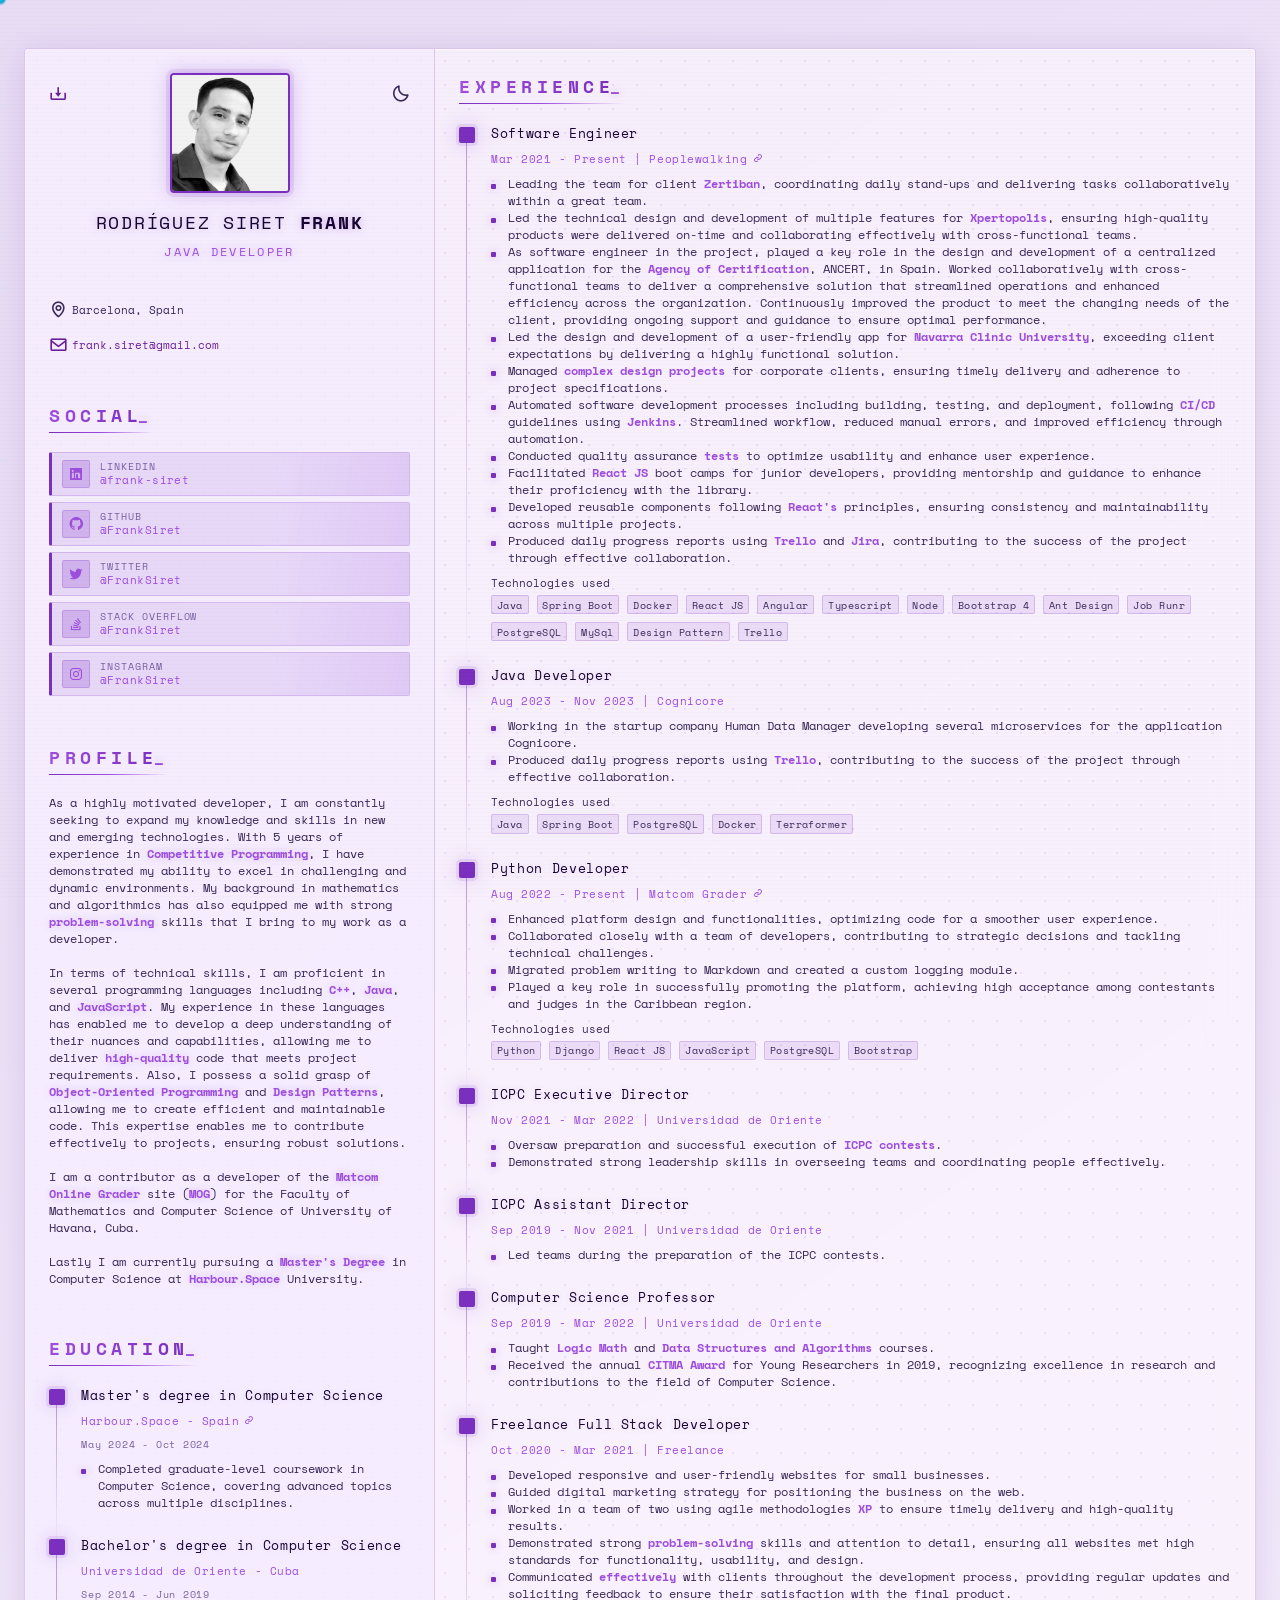
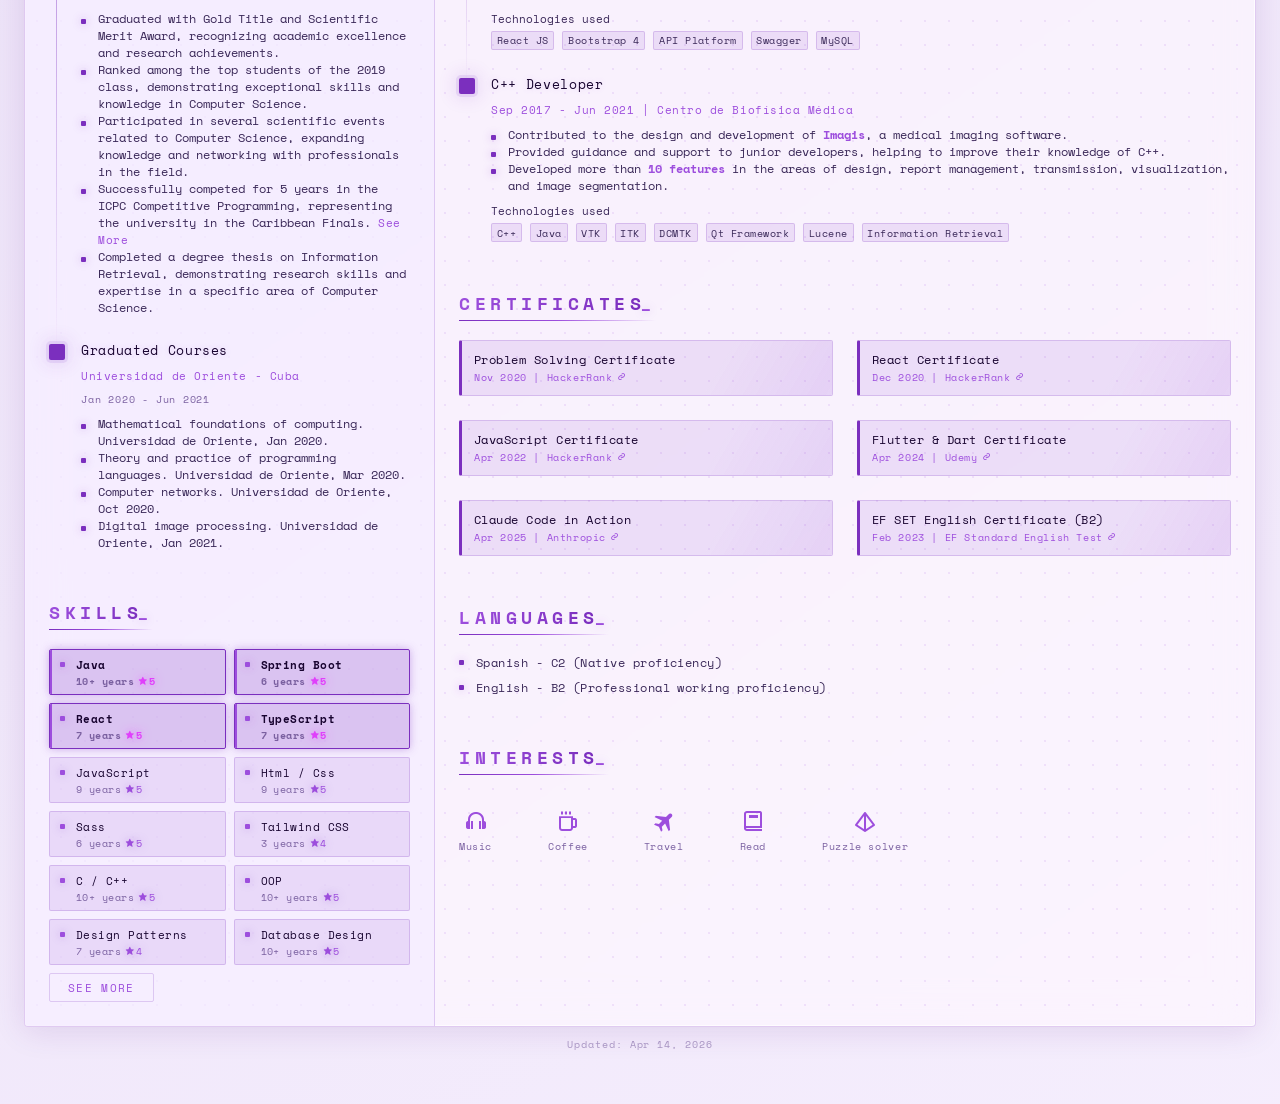
<file: index.html>
<!DOCTYPE html>
<html lang="en">
  <head>
    <meta charset="UTF-8" />
    <meta name="viewport" content="width=device-width, initial-scale=1.0" />
    <link rel="stylesheet" href="https://cdn.jsdelivr.net/npm/boxicons@latest/css/boxicons.min.css" />
    <title>Resume CV - Frank</title>
    <link rel="stylesheet" href="assets/css/index-DMUxUIAY.css">
  </head>
  <body>
    <div id="root"></div>
    <script src="assets/js/index-C_E5o5J-.js"></script>
  </body>
</html>
</file>
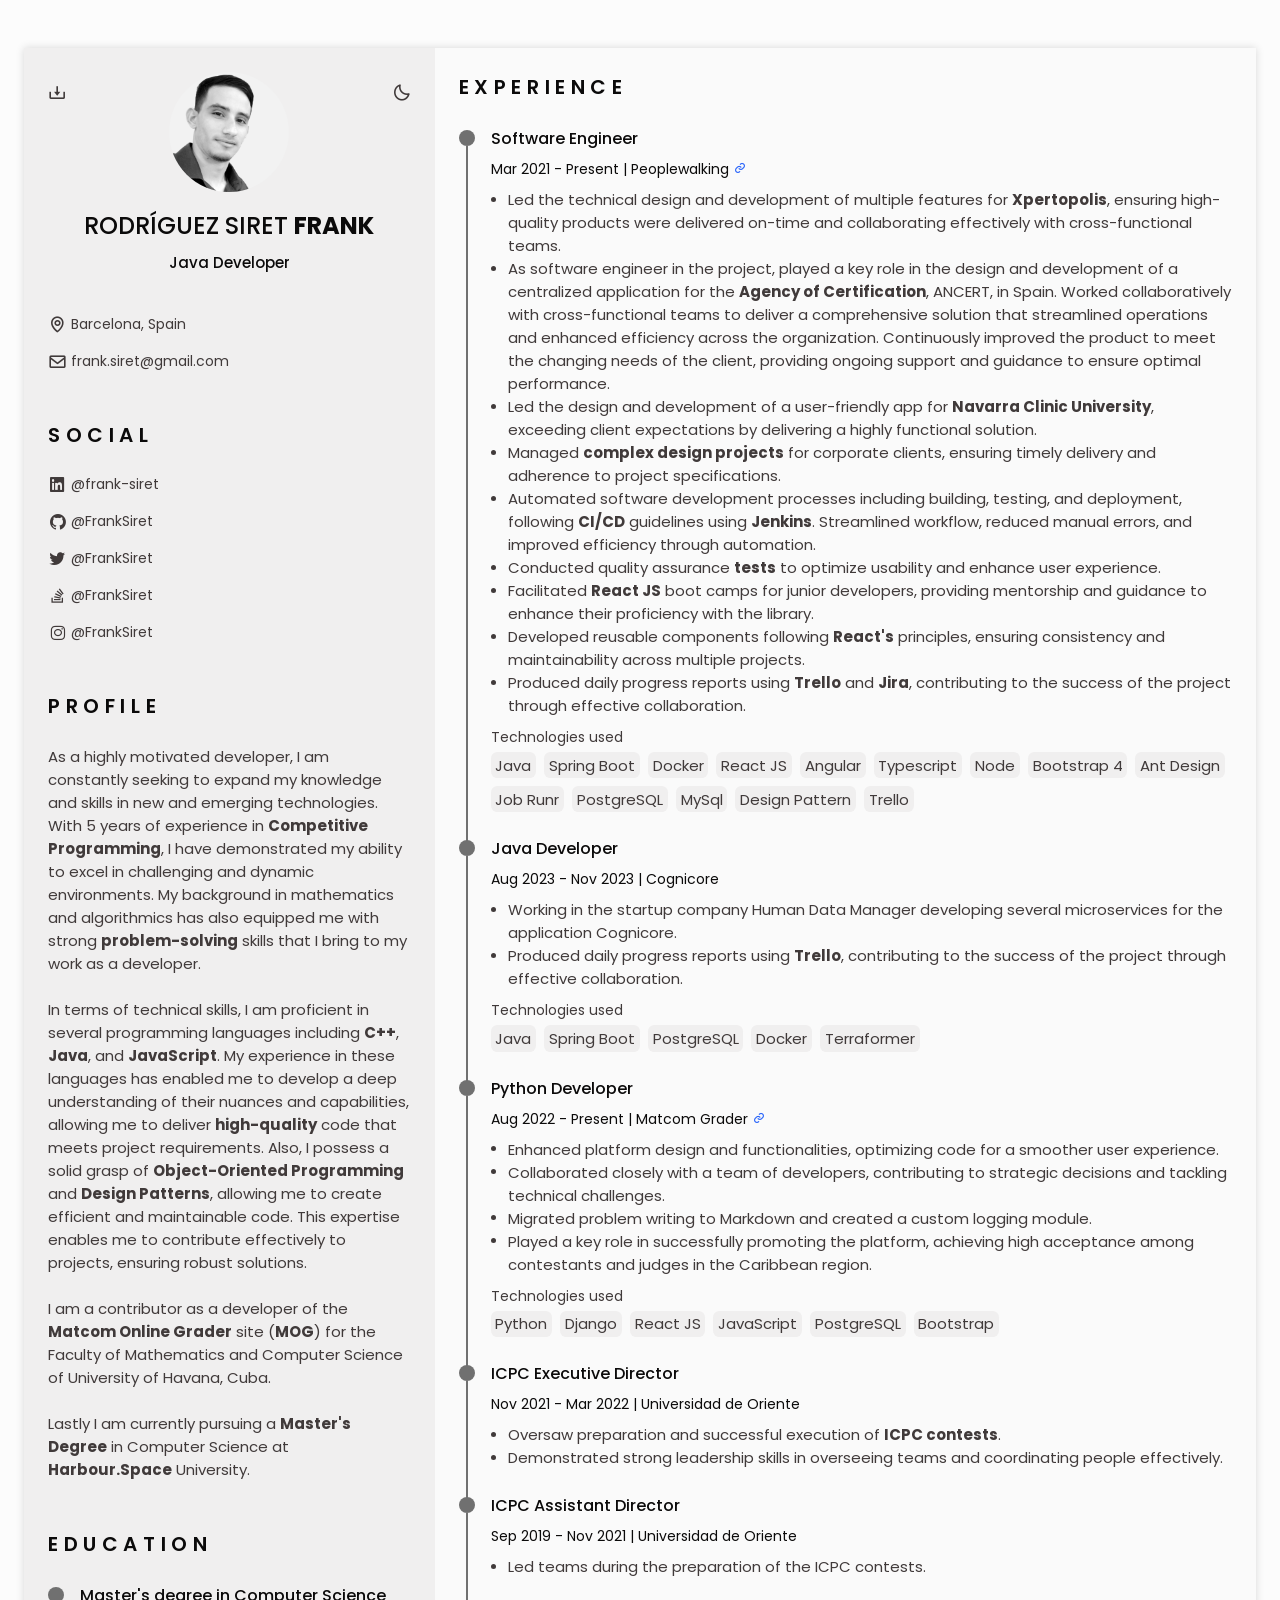
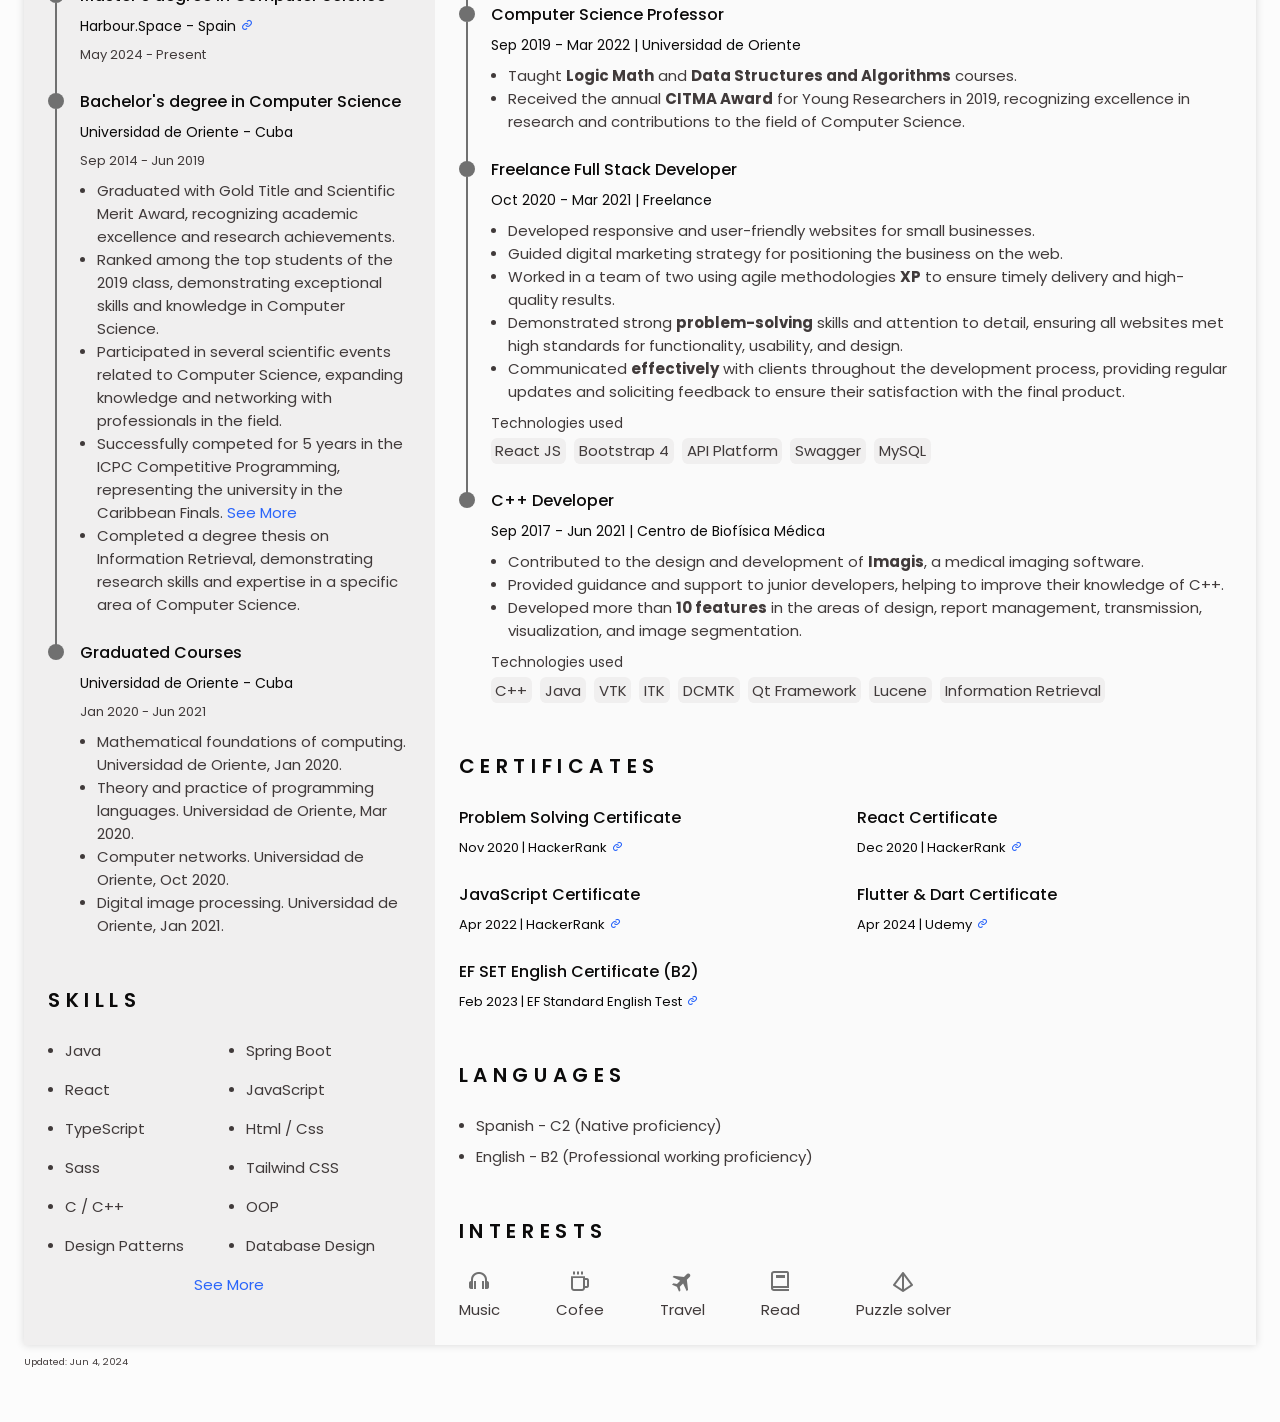
<file: index_old.html>
<!DOCTYPE html>
<html lang="en">

<head>
    <meta charset="UTF-8">
    <meta name="viewport" content="width=device-width, initial-scale=1.0">

    <!--========== BOX ICONS ==========-->
    <link rel="stylesheet" href="https://cdn.jsdelivr.net/npm/boxicons@latest/css/boxicons.min.css">

    <!--========== CSS ==========-->
    <link rel="stylesheet" href="assets/css/styles.css">

    <title>Resume CV - Frank</title>
</head>

<body>
    <!--========== HEADER ==========-->
    <header class=" l-header" id="header">
        <nav class="nav bd-container">
            <a href="#" class="nav__logo">Frank</a>

            <div class="nav__menu" id="nav-menu">
                <ul class="nav__list">
                    <li class="nav__item">
                        <a href="#home" class="nav__link">
                            <i class='bx bx-home nav__icon'></i>Home
                        </a>
                    </li>

                    <li class="nav__item">
                        <a href="#profile" class="nav__link">
                            <i class='bx bx-user nav__icon'></i>Profile
                        </a>
                    </li>

                    <li class="nav__item">
                        <a href="#education" class="nav__link">
                            <i class='bx bx-book nav__icon'></i>Education
                        </a>
                    </li>

                    <li class="nav__item">
                        <a href="#skills" class="nav__link">
                            <i class='bx bx-receipt nav__icon'></i>Skills
                        </a>
                    </li>

                    <li class="nav__item">
                        <a href="#experience" class="nav__link">
                            <i class='bx bx-briefcase-alt nav__icon'></i>Experience
                        </a>
                    </li>

                    <li class="nav__item">
                        <a href="#certificates" class="nav__link">
                            <i class='bx bx-award nav__icon'></i>Certificates
                        </a>
                    </li>

                    <!-- <li class="nav__item">
                        <a href="#references" class="nav__link">
                            <i class='bx bx-link-external nav__icon'></i>References
                        </a>
                    </li> -->
                </ul>
            </div>

            <div class="nav__toggle" id="nav-toggle">
                <i class='bx bx-grid-alt'></i>
            </div>
        </nav>
    </header>

    <main class="l-main bd-container">
        <!-- All elements within this div, is generated in PDF -->
        <div class="resume" id="area-cv">
            <div class="resume__left">
                <!--========== HOME ==========-->
                <section class="home" id="home">
                    <div class="home__container section bd-grid">
                        <div class="home__data bd-grid">
                            <img src="assets/img/perfil.jpg" alt="" class="home__img">

                            <h1 class="home__title">RODRÍGUEZ SIRET <b>FRANK</b></h1>

                            <h3 class="home__profession">Java Developer</h3>

                            <!-- Button to download yout CV saved in the pdf folder. Available for mobile -->
                            <div>
                                <a download="" href="assets/pdf/Frank_Siret_CV_June_2024.pdf" target="_blank"
                                    class="home__button-movil">Download</a>
                            </div>
                        </div>

                        <div class="home__address bd-grid">
                            <span class="home__information">
                                <i class='bx bx-map home__icon'></i> Barcelona, Spain
                            </span>

                            <a href="mailto:frank.siret@gmail.com" target="_black" class="home__information">
                                <i class='bx bx-envelope home__icon'></i> frank.siret@gmail.com
                            </a>

                            <!-- <a href="tel:+5352268245" target="_black" class="home__information">
                                <i class='bx bx-phone home__icon'></i> 
                            </a> -->
                        </div>

                    </div>

                    <!-- Theme change button -->
                    <i class="bx bx-moon change-theme" title="Theme" id="theme-button"></i>

                    <!-- Button to generate and download the pdf. Available for desktop. -->
                    <!-- <i class="bx bx-download generate-pdf" title="Generate PDF" id="resume-button"></i> -->

                    <a title="Download PDF" class="bx bx-download generate-pdf" download=""
                        href="assets/pdf/Frank_Siret_CV_June_2024.pdf" target="_blank"></a>

                </section>

                <!--========== SOCIAL ==========-->
                <section class="social section">
                    <h2 class="section-title">SOCIAL</h2>

                    <div class="social__container bd-grid">
                        <a href="https://linkedin.com/in/frank-siret/" target="_black" class="social__link">
                            <i class='bx bxl-linkedin-square social__icon'></i> @frank-siret
                        </a>

                        <a href="https://github.com/FrankSiret" target="_black" class="social__link">
                            <i class='bx bxl-github social__icon'></i> @FrankSiret
                        </a>

                        <a href="https://twitter.com/FrankSiret" target="_black" class="social__link">
                            <i class='bx bxl-twitter social__icon'></i> @FrankSiret
                        </a>

                        <a href="https://stackoverflow.com/users/11278974/franksiret" target="_black"
                            class="social__link">
                            <i class='bx bxl-stack-overflow social__icon'></i> @FrankSiret
                        </a>

                        <a href="https://www.instagram.com/franksiret/" target="_black" class="social__link">
                            <i class='bx bxl-instagram social__icon'></i> @FrankSiret
                        </a>
                    </div>
                </section>

                <!--========== PROFILE ==========-->
                <section class="profile section" id="profile">
                    <h2 class="section-title">Profile</h2>

                    <p class="profile__description">
                        As a highly motivated developer, I am constantly seeking to expand my knowledge and skills in
                        new and emerging technologies. With 5 years of experience in <strong>Competitive Programming</strong>, I have
                        demonstrated my ability to excel in challenging and dynamic environments. My background in
                        mathematics and algorithmics has also equipped me with strong <strong>problem-solving</strong> skills that I
                        bring to my work as a developer.
                    </p>
                    <br>
                    <p class="profile__description">
                        In terms of technical skills, I am proficient in several programming languages including <strong>C++</strong>,
                        <strong>Java</strong>, and <strong>JavaScript</strong>. My experience in these languages has enabled me to develop a deep
                        understanding of their nuances and capabilities, allowing me to deliver <strong>high-quality</strong> code that
                        meets project requirements. Also, I possess a solid grasp of <strong>Object-Oriented Programming</strong> 
                        and <strong>Design Patterns</strong>, allowing me to create efficient and maintainable code. 
                        This expertise enables me to contribute effectively to projects, ensuring robust solutions.
                    </p>
                    <br>
                    <p class="profile__description">
                        I am a contributor as a developer of the <strong>Matcom Online Grader</strong> site (<strong>MOG</strong>) for the 
                        Faculty of Mathematics and Computer Science of University of Havana, Cuba.    
                    </p>
                    <br>
                    <p class="profile__description">
                        Lastly I am currently pursuing a <strong>Master's Degree</strong> in Computer Science at <strong>Harbour.Space</strong> University.
                    </p>
                </section>

                <!--========== EDUCATION ==========-->
                <section class="education section" id="education">
                    <h2 class="section-title">Education</h2>

                    <div class="education__container bd-grid">
                        <div class="education__content">
                            <div class="education__time">
                                <span class="education__rounder"></span>
                                <span class="education__line"></span>
                            </div>

                            <div class="education__data bd-grid">
                                <h3 class="education__title">Master's degree in Computer Science</h3>
                                <span class="education__studies">Harbour.Space - Spain<a
                                    href="https://harbour.space/" target="_blank"><i
                                        class="bx bx-link external-link"></i></a></span>
                                <span class="education__year">May 2024 - Present</span>
                            
                            </div>
                        </div>

                        <div class="education__content">
                            <div class="education__time">
                                <span class="education__rounder"></span>
                                <span class="education__line"></span>
                            </div>

                            <div class="education__data bd-grid">
                                <h3 class="education__title">Bachelor's degree in Computer Science</h3>
                                <span class="education__studies">Universidad de Oriente - Cuba</span>
                                <span class="education__year">Sep 2014 - Jun 2019</span>
                                <ul class="education__list">
                                    <li class="education__description">
                                        <span class="education__circle"></span>
                                        <div>Graduated with Gold Title and Scientific Merit Award, recognizing academic
                                            excellence and research achievements.</div>
                                    </li>
                                    <li class="education__description">
                                        <span class="education__circle"></span>
                                        <div>Ranked among the top students of the 2019 class, demonstrating exceptional
                                            skills and knowledge in Computer Science.</div>
                                    </li>
                                    <li class="education__description">
                                        <span class="education__circle"></span>
                                        <div>Participated in several scientific events related to Computer Science,
                                            expanding knowledge and networking with professionals in the field.</div>
                                    </li>
                                    <li class="education__description">
                                        <span class="education__circle"></span>
                                        <div>Successfully competed for 5 years in the ICPC Competitive Programming,
                                            representing the university in the Caribbean Finals.

                                            <a href="#" class="icpc__award-button" id="icpc__award-button">See
                                                More</a>

                                            <ul class="icpc__award" id="icpc__award">
                                                <li class="icpc__award-item">
                                                    <div class="icpc__time">
                                                        <span class="icpc__rounder"></span>
                                                        <span class="icpc__line"></span>
                                                    </div>

                                                    <div class="icpc__data bd-grid">
                                                        <p class="icpc__award-title">2018 ICPC Caribbean Finals</p>
                                                        <span class="icpc__award-date"
                                                            title="Univeridad de las Ciencias Informáticas">Nov 2018 -
                                                            UCI</span>
                                                        <div class="icpc__award-data">
                                                            <a target="_blank"
                                                                href="https://icpc.baylor.edu/regionals/finder/caribfinals-2018/standings"
                                                                class="icpc__award-place">
                                                                14th place</a>
                                                            <span class="icpc__award-team">Mirage Team</span>
                                                        </div>
                                                    </div>
                                                </li>

                                                <li class="icpc__award-item">
                                                    <div class="icpc__time">
                                                        <span class="icpc__rounder"></span>
                                                        <span class="icpc__line"></span>
                                                    </div>

                                                    <div class="icpc__data bd-grid">
                                                        <p class="icpc__award-title">6th ICPC Challenger <a
                                                                target="_blank"
                                                                href="https://coj-forum.uci.cu/viewtopic.php?f=105&t=3603">"Battles
                                                                in the
                                                                Caribbean II"</a></p>
                                                        <span class="icpc__award-date"
                                                            title="Univeridad de las Ciencias Informáticas">Nov 2018 -
                                                            UCI</span>
                                                        <div class="icpc__award-data">
                                                            <span class="icpc__award-place color-gold">1st place</span>
                                                            <span class="icpc__award-team">Mirage Team</span>
                                                        </div>
                                                    </div>
                                                </li>

                                                <li class="icpc__award-item">
                                                    <div class="icpc__time">
                                                        <span class="icpc__rounder"></span>
                                                        <span class="icpc__line"></span>
                                                    </div>

                                                    <div class="icpc__data bd-grid">
                                                        <p class="icpc__award-title">2017 ICPC Caribbean Finals</p>
                                                        <span class="icpc__award-date"
                                                            title="Univeridad Central Marta Abreu de las Villas">Nov
                                                            2017 -
                                                            UCLV</span>
                                                        <div class="icpc__award-data">
                                                            <a target="_blank"
                                                                href="https://icpc.baylor.edu/regionals/finder/CF-2017/standings"
                                                                class="icpc__award-place">
                                                                13th place</a>
                                                            <span class="icpc__award-team">A-SAO Team</span>
                                                        </div>
                                                    </div>
                                                </li>

                                                <li class="icpc__award-item">
                                                    <div class="icpc__time">
                                                        <span class="icpc__rounder"></span>
                                                        <span class="icpc__line"></span>
                                                    </div>

                                                    <div class="icpc__data bd-grid">
                                                        <p class="icpc__award-title">5th ICPC Challenger <a
                                                                target="_blank"
                                                                href="https://coj-forum.uci.cu/viewtopic.php?f=77&t=3300&p=5077">"Connect
                                                                4"</a></p>
                                                        <span class="icpc__award-date"
                                                            title="Univeridad Central Marta Abreu de las Villas">Nov
                                                            2017 -
                                                            UCLV</span>
                                                        <div class="icpc__award-data">
                                                            <span class="icpc__award-place color-gold">1st place</span>
                                                            <span class="icpc__award-team">A-SAO Team</span>
                                                        </div>
                                                    </div>
                                                </li>

                                                <li class="icpc__award-item">
                                                    <div class="icpc__time">
                                                        <span class="icpc__rounder"></span>
                                                        <span class="icpc__line"></span>
                                                    </div>

                                                    <div class="icpc__data bd-grid">
                                                        <p class="icpc__award-title">2015 ACM-ICPC Caribbean Finals</p>
                                                        <span class="icpc__award-date"
                                                            title="Univeridad de las Ciencias Informáticas">Nov 2015 -
                                                            UCI</span>
                                                        <div class="icpc__award-data">
                                                            <a target="_blank"
                                                                href="https://icpc.baylor.edu/regionals/finder/CF-2015/standings"
                                                                class="icpc__award-place">
                                                                20th place</a>
                                                            <span class="icpc__award-team">A-SAO Team</span>
                                                        </div>
                                                    </div>
                                                </li>

                                                <li class="icpc__award-item">
                                                    <div class="icpc__time">
                                                        <span class="icpc__rounder"></span>
                                                        <span class="icpc__line"></span>
                                                    </div>

                                                    <div class="icpc__data bd-grid">
                                                        <p class="icpc__award-title">2014 ACM-ICPC Caribbean Finals</p>
                                                        <span class="icpc__award-date"
                                                            title="Univeridad de las Ciencias Informáticas">Nov 2014 -
                                                            UCI</span>
                                                        <div class="icpc__award-data">
                                                            <a target="_blank"
                                                                href="https://icpc.baylor.edu/regionals/finder/CF-2014/standings"
                                                                class="icpc__award-place">
                                                                34th place</a>
                                                            <span class="icpc__award-team">A-SAO Team</span>
                                                        </div>
                                                    </div>
                                                </li>
                                            </ul>
                                        </div>

                                    </li>
                                    <li class="education__description">
                                        <span class="education__circle"></span>
                                        <div>Completed a degree thesis on Information Retrieval, demonstrating research
                                            skills and expertise in a specific area of Computer Science.</div>
                                    </li>
                                </ul>
                            </div>
                        </div>

                        <div class="education__content">
                            <div class="education__time">
                                <span class="education__rounder"></span>
                                <span class="education__line"></span>
                            </div>

                            <div class="education__data bd-grid">
                                <h3 class="education__title">Graduated Courses</h3>
                                <span class="education__studies">Universidad de Oriente - Cuba</span>
                                <span class="education__year">Jan 2020 - Jun 2021</span>
                                <ul class="education__list">
                                    <li class="education__description">
                                        <span class="education__circle"></span>
                                        <div>Mathematical foundations of computing. Universidad de Oriente, Jan 2020.</div>
                                    </li>
                                    <li class="education__description">
                                        <span class="education__circle"></span>
                                        <div>Theory and practice of programming languages. Universidad de Oriente, Mar 2020.</div>
                                    </li>
                                    <li class="education__description">
                                        <span class="education__circle"></span>
                                        <div>Computer networks. Universidad de Oriente, Oct 2020.</div>
                                    </li>
                                    <li class="education__description">
                                        <span class="education__circle"></span>
                                        <div>Digital image processing. Universidad de Oriente, Jan 2021.</div>
                                    </li>
                                </ul>
                            </div>
                        </div>
                    </div>
                </section>


                <!--========== SKILLS  ==========-->
                <section class="skills section hide" id="skills">
                    <h2 class="section-title">Skills</h2>

                    <div class="skills__content bd-grid">
                        <div class="skills__name">
                            <span class="skills__circle"></span> Java
                            <div class="skills__time-stars" title="5 Stars">
                                <span class="skills__time">(10+ years)</span>
                                <span class="skills__stars"><i class='bx bxs-star star__icon'></i>5</span>
                            </div>
                        </div>
                        <div class="skills__name">
                            <span class="skills__circle"></span> Spring Boot
                            <div class="skills__time-stars" title="5 Stars">
                                <span class="skills__time">(4 year)</span>
                                <span class="skills__stars"><i class='bx bxs-star star__icon'></i>5</span>
                            </div>
                        </div>
                        <div class="skills__name">
                            <span class="skills__circle"></span> React
                            <div class="skills__time-stars" title="5 Stars">
                                <span class="skills__time">(7 years)</span>
                                <span class="skills__stars"><i class='bx bxs-star star__icon'></i>5</span>
                            </div>
                        </div>
                        <div class="skills__name">
                            <span class="skills__circle"></span> JavaScript
                            <div class="skills__time-stars" title="5 Stars">
                                <span class="skills__time">(7 years)</span>
                                <span class="skills__stars"><i class='bx bxs-star star__icon'></i>5</span>
                            </div>
                        </div>
                        <div class="skills__name">
                            <span class="skills__circle"></span> TypeScript
                            <div class="skills__time-stars" title="5 Stars">
                                <span class="skills__time">(5 years)</span>
                                <span class="skills__stars"><i class='bx bxs-star star__icon'></i>5</span>
                            </div>
                        </div>
                        <div class="skills__name">
                            <span class="skills__circle"></span> Html / Css
                            <div class="skills__time-stars" title="5 Stars">
                                <span class="skills__time">(7 years)</span>
                                <span class="skills__stars"><i class='bx bxs-star star__icon'></i>5</span>
                            </div>
                        </div>
                        <div class="skills__name">
                            <span class="skills__circle"></span> Sass
                            <div class="skills__time-stars" title="5 Stars">
                                <span class="skills__time">(6 years)</span>
                                <span class="skills__stars"><i class='bx bxs-star star__icon'></i>5</span>
                            </div>
                        </div>
                        <div class="skills__name">
                            <span class="skills__circle"></span> Tailwind CSS
                            <div class="skills__time-stars" title="4 Stars">
                                <span class="skills__time">(1 year)</span>
                                <span class="skills__stars"><i class='bx bxs-star star__icon'></i>4</span>
                            </div>
                        </div>
                        <div class="skills__name">
                            <span class="skills__circle"></span> C / C++
                            <div class="skills__time-stars" title="5 Stars">
                                <span class="skills__time">(10+ years)</span>
                                <span class="skills__stars"><i class='bx bxs-star star__icon'></i>5</span>
                            </div>
                        </div>
                        <div title="Object-oriented programming" class="skills__name">
                            <span class="skills__circle"></span> OOP
                            <div class="skills__time-stars" title="5 Stars">
                                <span class="skills__time">(10+ years)</span>
                                <span class="skills__stars"><i class='bx bxs-star star__icon'></i>5</span>
                            </div>
                        </div>
                        <div class="skills__name">
                            <span class="skills__circle"></span> Design Patterns
                            <div class="skills__time-stars" title="4 Stars">
                                <span class="skills__time">(5 years)</span>
                                <span class="skills__stars"><i class='bx bxs-star star__icon'></i>4</span>
                            </div>
                        </div>
                        <div class="skills__name">
                            <span class="skills__circle"></span> Database Design
                            <div class="skills__time-stars" title="5 Stars">
                                <span class="skills__time">(10+ years)</span>
                                <span class="skills__stars"><i class='bx bxs-star star__icon'></i>5</span>
                            </div>
                        </div>
                        <div class="skills__name hide">
                            <span class="skills__circle"></span> Flutter
                            <div class="skills__time-stars" title="3 Stars">
                                <span class="skills__time">(~1 year)</span>
                                <span class="skills__stars"><i class='bx bxs-star star__icon'></i>3</span>
                            </div>
                        </div>
                        <div class="skills__name showmore hide">
                            <span class="skills__circle"></span> Node
                            <div class="skills__time-stars" title="4 Stars">
                                <span class="skills__time">(5 years)</span>
                                <span class="skills__stars"><i class='bx bxs-star star__icon'></i>4</span>
                            </div>
                        </div>
                        <div class="skills__name showmore hide">
                            <span class="skills__circle"></span> Bootstrap 4
                            <div class="skills__time-stars" title="5 Stars">
                                <span class="skills__time">(6 years)</span>
                                <span class="skills__stars"><i class='bx bxs-star star__icon'></i>5</span>
                            </div>
                        </div>
                        <div class="skills__name showmore hide">
                            <span class="skills__circle"></span> MongoDB
                            <div class="skills__time-stars" title="5 Stars">
                                <span class="skills__time">(5 years)</span>
                                <span class="skills__stars"><i class='bx bxs-star star__icon'></i>5</span>
                            </div>
                        </div>
                        <div class="skills__name showmore hide">
                            <span class="skills__circle"></span> MySQL
                            <div class="skills__time-stars" title="5 Stars">
                                <span class="skills__time">(8 years)</span>
                                <span class="skills__stars"><i class='bx bxs-star star__icon'></i>5</span>
                            </div>
                        </div>
                        <div class="skills__name showmore hide">
                            <span class="skills__circle"></span> PostgreSQL
                            <div class="skills__time-stars" title="5 Stars">
                                <span class="skills__time">(5 years)</span>
                                <span class="skills__stars"><i class='bx bxs-star star__icon'></i>5</span>
                            </div>
                        </div>
                        <div class="skills__name showmore hide">
                            <span class="skills__circle"></span> Git / Github
                            <div class="skills__time-stars" title="5 Stars">
                                <span class="skills__time">(8 years)</span>
                                <span class="skills__stars"><i class='bx bxs-star star__icon'></i>5</span>
                            </div>
                        </div>
                        <div class="skills__name showmore hide">
                            <span class="skills__circle"></span> API Rest
                            <div class="skills__time-stars" title="5 Stars">
                                <span class="skills__time">(6 years)</span>
                                <span class="skills__stars"><i class='bx bxs-star star__icon'></i>5</span>
                            </div>
                        </div>
                        <div class="skills__name showmore hide">
                            <span class="skills__circle"></span> UI / UX
                            <div class="skills__time-stars" title="4 Stars">
                                <span class="skills__time">(6 years)</span>
                                <span class="skills__stars"><i class='bx bxs-star star__icon'></i>4</span>
                            </div>
                        </div>
                        <div class="skills__name showmore hide">
                            <span class="skills__circle"></span> CI / CD
                            <div class="skills__time-stars" title="4 Stars">
                                <span class="skills__time">(4 year)</span>
                                <span class="skills__stars"><i class='bx bxs-star star__icon'></i>4</span>
                            </div>
                        </div>
                        <div class="skills__name showmore hide">
                            <span class="skills__circle"></span> JIRA
                            <div class="skills__time-stars" title="4 Stars">
                                <span class="skills__time">(3 year)</span>
                                <span class="skills__stars"><i class='bx bxs-star star__icon'></i>4</span>
                            </div>
                        </div>
                        <div class="skills__name showmore hide">
                            <span class="skills__circle"></span> Jenkins
                            <div class="skills__time-stars" title="4 Stars">
                                <span class="skills__time">(4 year)</span>
                                <span class="skills__stars"><i class='bx bxs-star star__icon'></i>4</span>
                            </div>
                        </div>
                        <div class="skills__name showmore hide">
                            <span class="skills__circle"></span> Qt Creator
                            <div class="skills__time-stars" title="5 Stars">
                                <span class="skills__time">(3 years)</span>
                                <span class="skills__stars"><i class='bx bxs-star star__icon'></i>5</span>
                            </div>
                        </div>
                        <div class="skills__name showmore hide">
                            <span class="skills__circle"></span> Qt Quick / QML
                            <div class="skills__time-stars" title="5 Stars">
                                <span class="skills__time">(3 years)</span>
                                <span class="skills__stars"><i class='bx bxs-star star__icon'></i>5</span>
                            </div>
                        </div>
                        <div class="skills__name showmore hide">
                            <span class="skills__circle"></span> Python
                            <div class="skills__time-stars" title="4 Stars">
                                <span class="skills__time">(2 year)</span>
                                <span class="skills__stars"><i class='bx bxs-star star__icon'></i>4</span>
                            </div>
                        </div>
                        <div class="skills__name showmore hide">
                            <span class="skills__circle"></span> Scrum
                            <div class="skills__time-stars" title="4 Stars">
                                <span class="skills__time">(4 years)</span>
                                <span class="skills__stars"><i class='bx bxs-star star__icon'></i>4</span>
                            </div>
                        </div>
                        <div class="skills__name showmore hide">
                            <span class="skills__circle"></span> RUP
                            <div class="skills__time-stars" title="4 Stars">
                                <span class="skills__time">(2 years)</span>
                                <span class="skills__stars"><i class='bx bxs-star star__icon'></i>4</span>
                            </div>
                        </div>
                        <div class="skills__name showmore hide">
                            <span class="skills__circle"></span> Adobe Photoshop
                            <div class="skills__time-stars" title="5 Stars">
                                <span class="skills__time">(10+ years)</span>
                                <span class="skills__stars"><i class='bx bxs-star star__icon'></i>5</span>
                            </div>
                        </div>
                        <div class="skills__name showmore hide">
                            <span class="skills__circle"></span> LaTex
                            <div class="skills__time-stars" title="5 Stars">
                                <span class="skills__time">(3 years)</span>
                                <span class="skills__stars"><i class='bx bxs-star star__icon'></i>5</span>
                            </div>
                        </div>
                        <div class="skills__name showmore hide">
                            <span class="skills__circle"></span> Microsoft Office
                            <div class="skills__time-stars" title="5 Stars">
                                <span class="skills__time">(10+ years)</span>
                                <span class="skills__stars"><i class='bx bxs-star star__icon'></i>5</span>
                            </div>
                        </div>
                    </div>
                    <a href="#" class="skills-button" id="skills-button">See More</a>
                </section>

            </div>

            <div class="resume__right">
                <!--========== EXPERIENCE ==========-->
                <section class="experience section" id="experience">
                    <h2 class="section-title">Experience</h2>

                    <div class="experience__container bd-grid">
                        <div class="experience__content">
                            <div class="experience__time">
                                <span class="experience__rounder"></span>
                                <span class="experience__line"></span>
                            </div>

                            <div class="experience__data bd-grid">
                                <h3 class="experience__title">Software Engineer</h3>
                                <span class="experience__company">Mar 2021 - Present | Peoplewalking<a
                                        href="https://www.peoplewalking.com/" target="_blank"><i
                                            class="bx bx-link external-link"></i></a></span>
                                <ul class="experience__list">
                                    <li class="experience__description">
                                        <span class="experience__circle"></span>
                                        <div>Led the technical design and development of multiple features for
                                            <strong>Xpertopolis</strong>, ensuring high-quality products were 
                                            delivered on-time and collaborating effectively with cross-functional 
                                            teams.
                                        </div>
                                    </li>
                                    <li class="experience__description">
                                        <span class="experience__circle"></span>
                                        <div>As software engineer in the project, played a key role in the design 
                                            and development of a centralized application for the <strong>Agency of
                                            Certification</strong>, ANCERT, in Spain. Worked collaboratively with
                                            cross-functional teams to deliver a comprehensive solution that streamlined
                                            operations and enhanced efficiency across the organization. Continuously
                                            improved the product to meet the changing needs of the client, providing
                                            ongoing support and guidance to ensure optimal performance.</div>
                                    </li>
                                    <li class="experience__description">
                                        <span class="experience__circle"></span>
                                        <div>Led the design and development of a user-friendly app for <strong>Navarra
                                                Clinic University</strong>, exceeding client expectations by delivering
                                            a highly functional solution.</div>
                                    </li>
                                    <li class="experience__description">
                                        <span class="experience__circle"></span>
                                        <div>Managed <strong>complex design projects</strong> for corporate clients, ensuring timely
                                            delivery and adherence to project specifications.</div>
                                    </li>
                                    <li class="experience__description">
                                        <span class="experience__circle"></span>
                                        <div>Automated software development processes including building, testing, and
                                            deployment, following <strong>CI/CD</strong> guidelines using
                                            <strong>Jenkins</strong>. Streamlined workflow, reduced manual errors, and
                                            improved efficiency through automation.
                                        </div>
                                    </li>
                                    <li class="experience__description">
                                        <span class="experience__circle"></span>
                                        <div>Conducted quality assurance <strong>tests</strong> to optimize usability and enhance user
                                            experience.</div>
                                    </li>
                                    <li class="experience__description">
                                        <span class="experience__circle"></span>
                                        <div>Facilitated <strong>React JS</strong> boot camps for junior developers,
                                            providing mentorship and guidance to enhance their proficiency with the
                                            library.</div>
                                    </li>
                                    <li class="experience__description">
                                        <span class="experience__circle"></span>
                                        <div>Developed reusable components following <strong>React's</strong> principles, ensuring
                                            consistency and maintainability across multiple projects.</div>
                                    </li>
                                    <li class="experience__description">
                                        <span class="experience__circle"></span>
                                        <div>Produced daily progress reports using <strong>Trello</strong> and
                                            <strong>Jira</strong>, contributing to the success of the project through
                                            effective collaboration.
                                        </div>
                                    </li>
                                </ul>
                                <div class="experience__technologies">
                                    <span>Technologies used</span>
                                    <ul class="experience__technologies-list">
                                        <li class="experience__technologies-item">Java</li>
                                        <li class="experience__technologies-item">Spring Boot</li>
                                        <li class="experience__technologies-item">Docker</li>
                                        <li class="experience__technologies-item">React JS</li>
                                        <li class="experience__technologies-item">Angular</li>
                                        <li class="experience__technologies-item">Typescript</li>
                                        <li class="experience__technologies-item">Node</li>
                                        <li class="experience__technologies-item">Bootstrap 4</li>
                                        <li class="experience__technologies-item">Ant Design</li>
                                        <li class="experience__technologies-item">Job Runr</li>
                                        <li class="experience__technologies-item">PostgreSQL</li>
                                        <li class="experience__technologies-item">MySql</li>
                                        <li class="experience__technologies-item">Design Pattern</li>
                                        <li class="experience__technologies-item">Trello</li>
                                    </ul>
                                </div>
                            </div>
                        </div>

                        <div class="experience__content">
                            <div class="experience__time">
                                <span class="experience__rounder"></span>
                                <span class="experience__line"></span>
                            </div>

                            <div class="experience__data bd-grid">
                                <h3 class="experience__title">Java Developer</h3>
                                <span class="experience__company">Aug 2023 - Nov 2023 | Cognicore</span>
                                <ul class="experience__list">
                                    <li class="experience__description">
                                        <span class="experience__circle"></span>
                                        <div>Working in the startup company Human Data Manager developing several microservices 
                                            for the application Cognicore.
                                        </div>
                                    </li>
                                    <li class="experience__description">
                                        <span class="experience__circle"></span>
                                        <div>Produced daily progress reports using <strong>Trello</strong>, contributing to the success of the project 
                                            through effective collaboration.</div>
                                    </li>
                                </ul>
                                <div class="experience__technologies">
                                    <span>Technologies used</span>
                                    <ul class="experience__technologies-list">
                                        <li class="experience__technologies-item">Java</li>
                                        <li class="experience__technologies-item">Spring Boot</li>
                                        <li class="experience__technologies-item">PostgreSQL</li>
                                        <li class="experience__technologies-item">Docker</li>
                                        <li class="experience__technologies-item">Terraformer</li>
                                    </ul>
                                </div>
                            </div>
                        </div>

                        <div class="experience__content">
                            <div class="experience__time">
                                <span class="experience__rounder"></span>
                                <span class="experience__line"></span>
                            </div>

                            <div class="experience__data bd-grid">
                                <h3 class="experience__title">Python Developer</h3>
                                <span class="experience__company">Aug 2022 - Present | Matcom Grader<a
                                    href="https://matcomgrader.com/" target="_blank"><i
                                        class="bx bx-link external-link"></i></a></span>
                                <ul class="experience__list">
                                    <li class="experience__description">
                                        <span class="experience__circle"></span>
                                        <div>Enhanced platform design and functionalities, optimizing code for a smoother user 
                                            experience.
                                        </div>
                                    </li>
                                    <li class="experience__description">
                                        <span class="experience__circle"></span>
                                        <div>Collaborated closely with a team of developers, contributing to strategic decisions and 
                                            tackling technical challenges.</div>
                                    </li>
                                    <li class="experience__description">
                                        <span class="experience__circle"></span>
                                        <div>Migrated problem writing to Markdown and created a custom logging module.</div>
                                    </li>
                                    <li class="experience__description">
                                        <span class="experience__circle"></span>
                                        <div>Played a key role in successfully promoting the platform, achieving high acceptance 
                                            among contestants and judges in the Caribbean region.</div>
                                    </li>
                                </ul>
                                <div class="experience__technologies">
                                    <span>Technologies used</span>
                                    <ul class="experience__technologies-list">
                                        <li class="experience__technologies-item">Python</li>
                                        <li class="experience__technologies-item">Django</li>
                                        <li class="experience__technologies-item">React JS</li>
                                        <li class="experience__technologies-item">JavaScript</li>
                                        <li class="experience__technologies-item">PostgreSQL</li>
                                        <li class="experience__technologies-item">Bootstrap</li>
                                    </ul>
                                </div>
                            </div>
                        </div>

                        <div class="experience__content">
                            <div class="experience__time">
                                <span class="experience__rounder"></span>
                                <span class="experience__line"></span>
                            </div>

                            <div class="experience__data bd-grid">
                                <h3 class="experience__title">ICPC Executive Director</h3>
                                <span class="experience__company">Nov 2021 - Mar 2022 | Universidad de Oriente</span>
                                <ul class="experience__list">
                                    <li class="experience__description">
                                        <span class="experience__circle"></span>
                                        <div>Oversaw preparation and successful execution of <strong>ICPC contests</strong>.</div>
                                    </li>
                                    <li class="experience__description">
                                        <span class="experience__circle"></span>
                                        <div>Demonstrated strong leadership skills in overseeing teams and coordinating
                                            people effectively.</div>
                                    </li>
                                </ul>
                            </div>
                        </div>

                        <div class="experience__content">
                            <div class="experience__time">
                                <span class="experience__rounder"></span>
                                <span class="experience__line"></span>
                            </div>

                            <div class="experience__data bd-grid">
                                <h3 class="experience__title">ICPC Assistant Director</h3>
                                <span class="experience__company">Sep 2019 - Nov 2021 | Universidad de Oriente</span>
                                <ul class="experience__list">
                                    <li class="experience__description">
                                        <span class="experience__circle"></span>
                                        <div>Led teams during the preparation of the ICPC contests.</div>
                                    </li>
                                </ul>
                            </div>
                        </div>

                        <div class="experience__content">
                            <div class="experience__time">
                                <span class="experience__rounder"></span>
                                <span class="experience__line"></span>
                            </div>

                            <div class="experience__data bd-grid">
                                <h3 class="experience__title">Computer Science Professor</h3>
                                <span class="experience__company">Sep 2019 - Mar 2022 | Universidad de Oriente</span>
                                <ul class="experience__list">
                                    <li class="experience__description">
                                        <span class="experience__circle"></span>
                                        <div>Taught <strong>Logic Math</strong> and <strong>Data Structures and Algorithms</strong> courses.</div>
                                    </li>
                                    <li class="experience__description">
                                        <span class="experience__circle"></span>
                                        <div>Received the annual <strong>CITMA Award</strong> for Young Researchers in 2019, recognizing
                                            excellence in research and contributions to the field of Computer Science.
                                        </div>
                                    </li>
                                </ul>
                            </div>
                        </div>

                        <div class="experience__content">
                            <div class="experience__time">
                                <span class="experience__rounder"></span>
                                <span class="experience__line"></span>
                            </div>

                            <div class="experience__data bd-grid">
                                <h3 class="experience__title">Freelance Full Stack Developer</h3>
                                <span class="experience__company">Oct 2020 - Mar 2021 | Freelance</span>
                                <ul class="experience__list">
                                    <li class="experience__description">
                                        <span class="experience__circle"></span>
                                        <div>Developed responsive and user-friendly websites for small businesses.</div>
                                    </li>
                                    <li class="experience__description">
                                        <span class="experience__circle"></span>
                                        <div>Guided digital marketing strategy for positioning the business on the web.
                                        </div>
                                    </li>
                                    <li class="experience__description">
                                        <span class="experience__circle"></span>
                                        <div>Worked in a team of two using agile methodologies <strong>XP</strong> to ensure timely
                                            delivery and high-quality results.</div>
                                    </li>
                                    <li class="experience__description">
                                        <span class="experience__circle"></span>
                                        <div>Demonstrated strong <strong>problem-solving</strong> skills and attention to detail,
                                            ensuring all websites met high standards for functionality, usability, and
                                            design.</div>
                                    </li>
                                    <li class="experience__description">
                                        <span class="experience__circle"></span>
                                        <div>Communicated <strong>effectively</strong> with clients throughout the development process,
                                            providing regular updates and soliciting feedback to ensure their
                                            satisfaction with the final product.</div>
                                    </li>
                                </ul>
                                <div class="experience__technologies">
                                    <span>Technologies used</span>
                                    <ul class="experience__technologies-list">
                                        <li class="experience__technologies-item">React JS</li>
                                        <li class="experience__technologies-item">Bootstrap 4</li>
                                        <li class="experience__technologies-item">API Platform</li>
                                        <li class="experience__technologies-item">Swagger</li>
                                        <li class="experience__technologies-item">MySQL</li>
                                    </ul>
                                </div>
                            </div>
                        </div>

                        <div class="experience__content">
                            <div class="experience__time">
                                <span class="experience__rounder"></span>
                                <span class="experience__line"></span>
                            </div>

                            <div class="experience__data bd-grid">
                                <h3 class="experience__title">C++ Developer</h3>
                                <span class="experience__company">Sep 2017 - Jun 2021 | Centro de Biofísica
                                    Médica</span>
                                <ul class="experience__list">
                                    <li class="experience__description">
                                        <span class="experience__circle"></span>
                                        <div>Contributed to the design and development of <strong>Imagis</strong>, a
                                            medical imaging software.</div>
                                    </li>
                                    <li class="experience__description">
                                        <span class="experience__circle"></span>
                                        <div>Provided guidance and support to junior developers, helping to improve
                                            their knowledge of C++.</div>
                                    </li>
                                    <li class="experience__description">
                                        <span class="experience__circle"></span>
                                        <div>Developed more than <strong>10 features</strong> in the areas of design, report management,
                                            transmission, visualization, and image segmentation.</div>
                                    </li>
                                </ul>
                                <div class="experience__technologies">
                                    <span>Technologies used</span>
                                    <ul class="experience__technologies-list">
                                        <li class="experience__technologies-item">C++</li>
                                        <li class="experience__technologies-item">Java</li>
                                        <li class="experience__technologies-item">VTK</li>
                                        <li class="experience__technologies-item">ITK</li>
                                        <li class="experience__technologies-item">DCMTK</li>
                                        <li class="experience__technologies-item">Qt Framework</li>
                                        <li class="experience__technologies-item">Lucene</li>
                                        <li class="experience__technologies-item">Information Retrieval</li>
                                    </ul>
                                </div>
                            </div>
                        </div>
                    </div>
                </section>

                <!--========== CERTIFICATES ==========-->
                <section class="certificate section" id="certificates">
                    <h2 class="section-title">Certificates</h2>

                    <div class="certificate__container bd-grid bd-grid-2">

                        <div class="certificate__content bd-grid">
                            <h3 class="certificate__title">Problem Solving Certificate</h3>
                            <span class="certificate__company">Nov 2020 | HackerRank<a
                                href="https://www.hackerrank.com/certificates/b2af17430ead" target="_blank"><i
                                    class="bx bx-link external-link"></i></a></span>
                        </div>

                        <div class="certificate__content bd-grid">
                            <h3 class="certificate__title">React Certificate</h3>
                            <span class="certificate__company">Dec 2020 | HackerRank<a
                                href="https://www.hackerrank.com/certificates/9f17f859dd0d" target="_blank"><i
                                    class="bx bx-link external-link"></i></a></span>
                        </div>

                        <div class="certificate__content bd-grid">
                            <h3 class="certificate__title">JavaScript Certificate</h3>
                            <span class="certificate__company">Apr 2022 | HackerRank<a
                                href="https://www.hackerrank.com/certificates/b602af01b333" target="_blank"><i
                                    class="bx bx-link external-link"></i></a></span>
                        </div>

                        <div class="certificate__content bd-grid">
                            <h3 class="certificate__title">Flutter & Dart Certificate</h3>
                            <span class="certificate__company">Apr 2024 | Udemy<a
                                href="http://ude.my/UC-de955e33-0335-494a-80a5-70e13119ecfe" target="_blank"><i
                                    class="bx bx-link external-link"></i></a></span>
                        </div>

                        <div class="certificate__content bd-grid">
                            <h3 class="certificate__title">EF SET English Certificate (B2)</h3>
                            <span class="certificate__company">Feb 2023 | EF Standard English Test<a
                                href="https://www.efset.org/cert/BUbsr5" target="_blank"><i
                                    class="bx bx-link external-link"></i></a></span>
                        </div>

                    </div>
                </section>

                <!--========== LANGUAGES ==========-->
                <section class="languages section">
                    <h3 class="section-title">Languages</h3>

                    <div class="languages__container">
                        <ul class="languages__content bd-grid">
                            <li class="languages__name">
                                <span class="languages__circle"></span> Spanish - C2 (Native proficiency)
                            </li>

                            <li class="languages__name">
                                <span class="languages__circle"></span> English - B2 (Professional working proficiency)
                            </li>
                        </ul>
                    </div>
                </section>

                <!--========== INTERESTS ==========-->
                <section class="interests section">
                    <h2 class="section-title">Interests</h2>

                    <div class="interests__container bd-grid">
                        <div class="interests__content">
                            <i class="bx bx-headphone interests__icon"></i>
                            <span class="interests__name">Music</span>
                        </div>

                        <div class="interests__content">
                            <i class="bx bx-coffee interests__icon"></i>
                            <span class="interests__name">Cofee</span>
                        </div>

                        <div class="interests__content">
                            <i class="bx bxs-plane-alt interests__icon"></i>
                            <span class="interests__name">Travel</span>
                        </div>

                        <div class="interests__content">
                            <i class="bx bx-book interests__icon"></i>
                            <span class="interests__name">Read</span>
                        </div>

                        <div class="interests__content">
                            <i class='bx bx-pyramid interests__icon'></i>
                            <span class="interests__name">Puzzle solver</span>
                        </div>

                    </div>
                </section>
            </div>
        </div>
        <p class="updated">Updated: Jun 4, 2024</p>
    </main>

    <!--========== SCROLL TOP ==========-->
    <a href="#" class="scrolltop" id="scroll-top">
        <i class='bx bx-up-arrow-alt scrollttop__icon'></i>
    </a>

    <!--========== HTML2PDF ==========-->
    <!-- <script src="assets/js/html2pdf.bundle.min.js"></script> -->

    <!--========== MAIN JS ==========-->
    <script src="assets/js/main.js"></script>
</body>

</html>
</file>
<file: assets/css/index-DMUxUIAY.css>
@import"https://fonts.googleapis.com/css2?family=Poppins:wght@400;500;600&display=swap";@import"https://fonts.googleapis.com/css2?family=Space+Mono:wght@400;700&family=Poppins:wght@300;400;500;600&display=swap";:root{--header-height: 3rem;--title-color: #0b0a0a;--text-color: #403a3a;--text-link: #2a65fa;--text-color-light: #707070;--text-color-gold: goldenrod;--container-color: #fafafa;--container-color-alt: #f0efef;--body-color: #fcfcfc;--body-font: "Poppins", sans-serif;--h1-font-size: 1.5rem;--h2-font-size: 1.25rem;--h3-font-size: 1rem;--normal-font-size: .938rem;--small-font-size: .875rem;--smaller-font-size: .813rem;--tiny-font-size: .713rem;--font-medium: 500;--font-semi-bold: 600;--mb-1: .5rem;--mb-2: 1rem;--mb-3: 1.5rem;--z-tooltip: 10;--z-fixed: 100}*,:before,:after{box-sizing:border-box}html{scroll-behavior:smooth}body.dark-theme{--title-color: #f2f2f2;--text-color: #bfbfbf;--text-link: #5f88f2;--container-color: #212121;--container-color-alt: #181616;--body-color: #2b2b2b}.change-theme{position:absolute;right:0;top:2.2rem;display:flex;color:var(--text-color);font-size:1.2rem;cursor:pointer}.change-theme:hover{color:var(--title-color)}body.scale-cv{--h1-font-size: .8rem;--h2-font-size: .8rem;--h3-font-size: .7rem;--normal-font-size: .7rem;--small-font-size: .65rem;--smaller-font-size: .6rem}.generate-pdf{display:none;position:absolute;top:2.2rem;left:0;font-size:1.2rem;color:var(--text-color);cursor:pointer}.generate-pdf:hover{color:var(--title-color)}.scale-cv .change-theme,.scale-cv .generate-pdf,.scale-cv .skills-button,.scale-cv .icpc__award-button{display:none}.scale-cv .bd-container{max-width:595px}.scale-cv .section{padding:1rem 0}.scale-cv .section-title{margin-bottom:.75rem}.scale-cv .resume__left,.scale-cv .resume__right{padding:0 .8rem}.scale-cv .home__img{width:90px;height:90px}.scale-cv .home__container{gap:1.5rem}.scale-cv .home__data{gap:.25rem}.scale-cv .home__address,.scale-cv .social__container{gap:.75rem}.scale-cv .home__icon,.scale-cv .social__icon,.scale-cv .interests__icon{font-size:1rem}.scale-cv .education__container,.scale-cv .experience__container,.scale-cv .certificate__container{gap:1rem}.scale-cv .education__time,.scale-cv .experience__time{padding-right:.5rem}.scale-cv .education__rounder,.scale-cv .experience__rounder{width:11px;height:11px;margin-top:.22rem}.scale-cv .education__line,.scale-cv .experience__line{width:1px;height:104%;transform:translate(5px)}.scale-cv .education__data,.scale-cv .experience__data{gap:.25rem}.scale-cv .skills__name,.scale-cv .skills__name.show{margin-bottom:var(--mb-1)}.scale-cv .skills__content{grid-template-columns:repeat(2,1fr)}.scale-cv .interests__container{column-gap:2.5rem}body{margin:0 0 var(--header-height) 0;padding:0;font-family:var(--body-font);font-size:var(--normal-font-size);background-color:var(--body-color);color:var(--text-color)}h1,h2,h3,ul,p{margin:0}h1,h2,h3{color:var(--title-color);font-weight:var(--font-medium)}ul{padding:0;list-style:none}a{text-decoration:none;color:var(--text-link)}img{max-width:100%;height:auto}.section{padding:1.5rem 0}.section-title{font-size:var(--h2-font-size);color:var(--title-color);font-weight:var(--font-semi-bold);text-transform:uppercase;letter-spacing:.35rem;text-align:center;margin-bottom:var(--mb-3)}.bd-container{max-width:1250px;width:calc(100% - 3rem);margin-left:var(--mb-3);margin-right:var(--mb-3)}.bd-grid{display:grid;gap:1.5rem}.bd-grid-2{grid-template-columns:1fr 1fr}.l-header{width:100%;position:fixed;bottom:0;left:0;z-index:var(--z-fixed);background-color:var(--body-color);box-shadow:0 -1px 4px #0000001a;transition:.3s}.nav{height:var(--header-height);display:flex;justify-content:space-between;align-items:center}@media screen and (max-width: 968px){.nav__menu{position:fixed;bottom:-100%;left:0;width:100%;padding:2rem 1.5rem;background-color:var(--body-color);box-shadow:0 1px 4px #0000001a;border-radius:1rem 1rem 0 0;z-index:var(--z-fixed);transition:.3s}}.nav__logo,.nav__toggle{color:var(--title-color);font-weight:var(--font-medium)}.nav__toggle{font-size:1.2rem;cursor:pointer}.nav__item{text-align:center}.nav__list{display:grid;grid-template-columns:repeat(3,1fr);gap:2rem}.nav__link{display:flex;flex-direction:column;font-size:var(--smaller-font-size);color:var(--text-color-light);font-weight:var(--font-medium)}.nav__link:hover{color:var(--title-color)}.nav__icon{font-size:1.2rem;margin-bottom:var(--mb-1)}.show-menu{bottom:var(--header-height)}.active-link{color:var(--title-color)}.home{position:relative}.home__container{gap:3rem}.home__data{gap:.5rem;text-align:center}.home__img{width:120px;height:120px;border-radius:50%;justify-self:center;margin-bottom:var(--mb-1)}.home__title{font-size:var(--h1-font-size)}.home__profession{font-size:var(--normal-font-size);margin-bottom:var(--mb-1)}.home__address{gap:1rem}.home__information{display:flex;align-items:center;font-size:var(--small-font-size)}.home__icon{font-size:1.2rem;margin-right:.25rem}.home__button-movil{display:inline-block;border:2px solid var(--text-color);color:var(--title-color);padding:1rem 2rem;border-radius:.25rem;transition:.3s;font-weight:var(--font-medium);margin-top:var(--mb-3)}.home__button-movil:hover{background-color:var(--text-color);color:var(--container-color)}.social__container{grid-template-columns:max-content;gap:1rem}.home__information,.social__link{display:inline-flex;align-items:center;font-size:var(--small-font-size);color:var(--text-color)}.home__information:hover,.social__link:hover{color:var(--title-color)}.social__icon{font-size:1.2rem;margin-right:.25rem}.profile__description{text-align:center}.education__content,.experience__content{display:flex}.education__time,.experience__time{padding-right:1rem}.education__rounder,.experience__rounder{position:relative;display:block;width:16px;height:16px;background-color:var(--text-color-light);border-radius:50%;margin-top:.25rem}.education__line,.experience__line{display:block;width:2px;height:calc(100% + 15px);background-color:var(--text-color-light);transform:translate(7px)}.education__content:last-child .education__line,.experience__content:last-child .experience__line{display:none}.education__data,.experience__data{gap:.5rem}.education__title,.experience__title{font-size:var(--h3-font-size)}.education__studies,.experience__company{font-size:var(--small-font-size);color:var(--title-color)}.external-link{margin-left:.25rem}.education__description,.experience__description{display:grid;grid-template-columns:max-content 1fr}.education__circle,.experience__circle{display:inline-block;width:5px;height:5px;background-color:var(--text-color);border-radius:50%;margin-right:.75rem;margin-top:.55rem}.experience__technologies span{display:inline-block;margin-bottom:.25rem;font-size:var(--small-font-size)}.experience__technologies-list{display:flex;flex-wrap:wrap;flex-direction:row;gap:.5rem}.experience__technologies-item{padding:.1rem .3rem;background-color:var(--container-color-alt);border-radius:.4rem}.education__year{font-size:var(--smaller-font-size)}.icpc__award{overflow:hidden;max-height:0;transition:.3s;font-size:var(--smaller-font-size)}.icpc__award.show{max-height:1000px}.icpc__award-item{display:flex}.icpc__time{padding-right:.7rem}.icpc__rounder{position:relative;display:block;width:7px;height:7px;background-color:var(--text-color-light);border-radius:50%;margin-top:.8rem}.icpc__line{display:block;width:1px;height:93%;background-color:var(--text-color-light);transform:translate(3px)}.icpc__award-item:last-child .icpc__line{display:none}.icpc__data{display:flex;flex-direction:column;margin-top:.5rem;margin-bottom:.5rem;gap:.2rem}.icpc__award-title{font-weight:var(--font-semi-bold)}.icpc__award-date{font-size:.7rem}.icpc__award-place{font-weight:var(--font-semi-bold)}.icpc__award-place.color-gold{color:#daa520}.icpc__award-team{padding:.05rem .25rem;background-color:var(--container-color-alt);border-radius:.4rem;margin-left:.25rem}.skills__content{grid-template-columns:repeat(2,1fr);gap:0}.languages__content{gap:.5rem}.skills__name,.languages__name{display:flex;align-items:center}.skills__name{margin-bottom:var(--mb-2)}.skills__name{font-size:var(--normal-font-size);transition:.3s}.skills__circle,.languages__circle{display:inline-block;width:5px;height:5px;background-color:var(--text-color);border-radius:50%;margin-right:.75rem}.skills-button{display:block;text-align:center}.skills__name.hide{overflow:hidden;max-height:0;margin-bottom:0;opacity:0}.skills__name.show{overflow:initial;max-height:100px;margin-bottom:var(--mb-2);opacity:1}.skills__time-stars{position:relative}.skills__time{margin-left:.25rem;color:var(--text-color-light);font-size:var(--smaller-font-size)}.skills__stars{position:absolute;margin-left:.25rem;font-size:var(--tiny-font-size);color:var(--text-color-gold);border-radius:.5rem;padding:0 .25rem;top:0;right:-1.6rem}.skills.hide .skills__time,.skills.hide .skills__stars{display:none}.certificate__content{gap:.5rem}.certificate__title{font-size:var(--h3-font-size)}.certificate__company{font-size:var(--smaller-font-size);color:var(--title-color)}.references__content{gap:.25rem}.references__subtitle{color:var(--text-color-light)}.references__subtitle,.references__contact{font-size:var(--smaller-font-size)}.references__title{font-size:var(--h3-font-size)}.interests__container{grid-template-columns:repeat(3,1fr);margin-top:var(--mb-2)}.interests__content{display:flex;flex-direction:column;align-items:center}.interests__icon{font-size:1.5rem;color:var(--text-color-light);margin-bottom:.25rem}.updated{margin-top:10px;padding-bottom:5px;font-size:.6rem}.scrolltop{position:fixed;right:1rem;bottom:-20%;display:flex;justify-content:center;align-items:center;padding:.3rem;background-color:var(--container-color-alt);border-radius:.4rem;z-index:var(--z-tooltip);transition:.4s;visibility:hidden;color:var(--text-color)}.scrolltop__icon{font-size:1.2rem;color:var(--text-color)}.show-scroll{visibility:visible;bottom:5rem}@media screen and (max-width: 520px){.skills.show .skills__content{grid-template-columns:repeat(1,1fr)}}@media screen and (max-width: 320px){.nav__list{grid-template-columns:repeat(2,1fr);gap:1rem .5rem}.skills__content,.languages__content{grid-template-columns:repeat(1,1fr)}}@media screen and (min-width: 968px){body{margin:3rem 0}.bd-container{margin-left:auto;margin-right:auto}.l-header,.scrolltop{display:none}.resume{display:grid;grid-template-columns:.5fr 1fr;background-color:var(--container-color);box-shadow:0 0 8px #0d0c0c26}.resume__left{background-color:var(--container-color-alt)}.resume__left,.resume__right{padding:0 1.5rem}.generate-pdf{display:inline-block}.section-title,.profile__description{text-align:initial}.home__container{gap:1.5rem}.home__button-movil{display:none}.references__container{grid-template-columns:repeat(2,1fr)}.skills.show .skills__content{grid-template-columns:repeat(1,1fr)}.icpc__award-team{border:1px solid var(--text-color)}.interests__container{grid-template-columns:repeat(5,max-content);column-gap:3.5rem}}@keyframes gradient-drift{0%,to{background-position:0% 40%}33%{background-position:100% 60%}66%{background-position:50% 20%}}@keyframes scanline-move{0%{transform:translateY(-100%)}to{transform:translateY(100vh)}}@keyframes fade-up{0%{opacity:0;transform:translateY(20px)}to{opacity:1;transform:translateY(0)}}@keyframes float-mech{0%,to{transform:translateY(0) rotate(0)}25%{transform:translateY(-4px) rotate(.5deg)}50%{transform:translateY(-2px) rotate(0)}75%{transform:translateY(-5px) rotate(-.4deg)}}@keyframes pulse-led{0%,to{box-shadow:0 0 0 2px var(--accent-soft),0 0 8px var(--glow-color)}50%{box-shadow:0 0 0 4px var(--accent-soft),0 0 18px var(--glow-color)}}@keyframes shimmer-sweep{0%{background-position:-200% center}to{background-position:200% center}}@keyframes title-line-in{0%{transform:scaleX(0);opacity:0}to{transform:scaleX(1);opacity:1}}@keyframes cursor-blink{0%,49%{opacity:1}50%,to{opacity:0}}@keyframes circuit-glow{0%,to{stroke-dashoffset:200}50%{stroke-dashoffset:0}}@keyframes hex-rotate{to{transform:rotate(360deg)}}@keyframes ripple-out{0%{transform:scale(1);opacity:.6}to{transform:scale(2.5);opacity:0}}:root{--accent: #9d4edd;--accent-bright: #c77dff;--accent-soft: rgba(157, 78, 221, .14);--accent-mid: rgba(157, 78, 221, .28);--glow-color: rgba(157, 78, 221, .65);--glow-sm: 0 0 8px rgba(157, 78, 221, .5);--glow-md: 0 0 20px rgba(157, 78, 221, .4);--glass-bg: rgba(14, 7, 26, .9);--glass-alt: rgba(9, 4, 18, .94);--glass-border: rgba(157, 78, 221, .22);--glass-shadow: 0 4px 48px rgba(0, 0, 0, .7), inset 0 0 0 1px rgba(157, 78, 221, .14);--title-color: #e8d8ff;--text-color: #a890c8;--text-link: #c77dff;--text-color-light: #6a5880;--text-color-gold: #ffd700;--container-color: var(--glass-bg);--container-color-alt: var(--glass-alt);--body-color: #0a0614;--mono-font: "Space Mono", "Courier New", monospace;--body-font: "Space Mono", "Courier New", monospace;--scanline-alpha: .028;--normal-font-size: .75rem;--small-font-size: .6875rem;--smaller-font-size: .625rem}body:not(.dark-theme){--accent: #7b2fbe;--accent-bright: #9d4edd;--accent-soft: rgba(123, 47, 190, .1);--accent-mid: rgba(123, 47, 190, .22);--glow-color: rgba(123, 47, 190, .45);--glow-sm: 0 0 8px rgba(123, 47, 190, .35);--glow-md: 0 0 20px rgba(123, 47, 190, .3);--glass-bg: rgba(255, 248, 255, .6);--glass-alt: rgba(244, 236, 255, .7);--glass-border: rgba(123, 47, 190, .2);--glass-shadow: 0 4px 32px rgba(80, 20, 120, .12), inset 0 0 0 1px rgba(255, 255, 255, .7);--title-color: #180430;--text-color: #3a2858;--text-link: #6a1f9a;--text-color-light: #7a60a0;--container-color: var(--glass-bg);--container-color-alt: var(--glass-alt);--body-color: #ede4f8;--scanline-alpha: .012}body{background:linear-gradient(-35deg,#0a0614,#110820,#0d051a,#160a24,#08040f)!important;background-size:500% 500%!important;animation:gradient-drift 20s ease infinite!important;position:relative}body:not(.dark-theme){background:linear-gradient(-35deg,#ede4f8,#f3eaff,#e5d8f8,#f8f2ff,#e8dcf5)!important;background-size:500% 500%!important;animation:gradient-drift 20s ease infinite!important}body:after{content:"";position:fixed;top:0;right:0;bottom:0;left:0;background:repeating-linear-gradient(0deg,transparent,transparent 3px,rgba(0,0,0,var(--scanline-alpha, .025)) 3px,rgba(0,0,0,var(--scanline-alpha, .025)) 4px);pointer-events:none;z-index:50}body:before{content:"";position:fixed;left:0;right:0;top:-100%;height:40%;background:linear-gradient(to bottom,transparent 0%,rgba(157,78,221,.025) 50%,transparent 100%);pointer-events:none;z-index:51;animation:scanline-move 8s linear infinite}.l-header{background:var(--glass-bg)!important;backdrop-filter:blur(16px)!important;-webkit-backdrop-filter:blur(16px)!important;border-top:1px solid var(--glass-border)!important;box-shadow:0 -2px 20px #00000080,0 -1px 0 var(--accent-soft)!important}.nav__logo{font-family:var(--mono-font);font-size:1rem;font-weight:700;letter-spacing:.2em;color:var(--accent-bright)!important;text-shadow:var(--glow-sm);-webkit-text-fill-color:unset!important;background:none!important}.nav__link{font-family:var(--mono-font);font-size:.65rem!important;letter-spacing:.08em;transition:color .2s,text-shadow .2s!important}.nav__link:hover,.active-link{color:var(--accent-bright)!important;text-shadow:var(--glow-sm)}.resume{background:var(--glass-bg)!important;backdrop-filter:blur(20px)!important;-webkit-backdrop-filter:blur(20px)!important;border:1px solid var(--glass-border)!important;box-shadow:var(--glass-shadow)!important;border-radius:4px!important;overflow:hidden;position:relative;z-index:1;animation:fade-up .7s cubic-bezier(.22,1,.36,1) both}.resume:before{content:"";position:absolute;top:0;right:0;bottom:0;left:0;background-image:radial-gradient(circle,rgba(157,78,221,.12) 1px,transparent 1px);background-size:24px 24px;pointer-events:none;z-index:0}.resume>*{position:relative;z-index:1}.resume__left{background:var(--glass-alt)!important;border-right:1px solid var(--glass-border)!important}.section-title{font-family:var(--mono-font)!important;font-size:calc(var(--h2-font-size) * .9)!important;letter-spacing:.25em!important;background:linear-gradient(90deg,var(--accent-bright) 0%,var(--accent) 45%,#e040fb 100%);-webkit-background-clip:text;-webkit-text-fill-color:transparent;background-clip:text;background-size:200% auto;animation:shimmer-sweep 5s linear infinite;position:relative;display:inline-block;padding-right:.6em}.section-title:after{content:"_";position:absolute;right:0;bottom:2px;-webkit-text-fill-color:var(--accent-bright);color:var(--accent-bright);background:none;animation:cursor-blink 1.1s step-end infinite;font-size:.9em;text-shadow:var(--glow-sm)}.section-title:before{content:"";position:absolute;left:0;bottom:-5px;width:100%;height:1px;background:linear-gradient(90deg,var(--accent),var(--accent-bright),transparent);transform-origin:left;animation:title-line-in .5s ease both .2s}.home__img{animation:float-mech 5s ease-in-out infinite;border:2px solid var(--accent);border-radius:4px!important;box-shadow:0 0 0 4px var(--accent-soft),var(--glow-md),inset 0 0 0 1px #ffffff0d;transition:box-shadow .3s,border-color .3s}.home__img:hover{box-shadow:0 0 0 4px var(--accent-mid),0 0 36px var(--glow-color);border-color:var(--accent-bright)}.home__title{font-family:var(--mono-font)!important;font-size:1.1rem!important;letter-spacing:.1em;color:var(--title-color)!important;text-shadow:var(--glow-sm);-webkit-text-fill-color:unset!important;background:none!important}.home__profession{font-family:var(--mono-font);color:var(--accent-bright)!important;text-shadow:var(--glow-sm);letter-spacing:.2em;font-size:.72rem!important;text-transform:uppercase}.home__information{font-size:var(--small-font-size);transition:color .2s,transform .2s,text-shadow .2s}.home__information:hover{color:var(--accent-bright)!important;text-shadow:var(--glow-sm);transform:translate(4px)}.home__button-movil{font-family:var(--mono-font);letter-spacing:.15em;font-size:.72rem!important;border-color:var(--accent)!important;color:var(--accent-bright)!important;transition:background .2s,box-shadow .2s!important}.home__button-movil:hover{background:var(--accent-soft)!important;box-shadow:var(--glow-md)!important}.change-theme,.generate-pdf{transition:color .2s,text-shadow .2s,transform .2s!important}.change-theme:hover,.generate-pdf:hover{color:var(--accent-bright)!important;text-shadow:var(--glow-md)!important;transform:scale(1.2)!important}.social__link{font-family:var(--mono-font);font-size:.72rem!important;letter-spacing:.05em;transition:color .2s,transform .2s,text-shadow .2s!important}.social__link:hover{color:var(--accent-bright)!important;text-shadow:var(--glow-sm);transform:translate(6px)}.social__link:hover .social__icon{text-shadow:var(--glow-md)}.social-grid{display:flex;flex-direction:column;gap:6px}.social-card{display:flex;align-items:center;gap:10px;padding:7px 10px;background:var(--accent-soft);border:1px solid var(--glass-border);border-left:3px solid var(--accent);border-radius:2px;text-decoration:none!important;color:var(--text-color)!important;position:relative;overflow:hidden;transition:background .2s,border-color .2s,box-shadow .2s,transform .15s}.social-card:before{content:"";position:absolute;top:0;right:0;bottom:0;left:0;background:linear-gradient(100deg,transparent 30%,rgba(157,78,221,.1) 50%,transparent 70%);background-size:200% 100%;background-position:-200% center;transition:background-position .4s}.social-card:hover{background:var(--accent-mid)!important;border-color:var(--accent-bright)!important;box-shadow:var(--glow-sm);transform:translate(5px);color:var(--title-color)!important}.social-card:hover:before{background-position:200% center}.social-card__icon-wrap{display:flex;align-items:center;justify-content:center;width:28px;height:28px;background:var(--accent-mid);border:1px solid var(--glass-border);border-radius:2px;flex-shrink:0;transition:background .2s,box-shadow .2s}.social-card:hover .social-card__icon-wrap{background:var(--accent);box-shadow:var(--glow-sm)}.social-card__icon{font-size:1rem;color:var(--accent-bright)!important;transition:color .2s,text-shadow .2s}.social-card:hover .social-card__icon{color:#fff!important;text-shadow:var(--glow-sm)}.social-card__body{display:flex;flex-direction:column;gap:1px;flex:1;min-width:0}.social-card__platform{font-family:var(--mono-font);font-size:.6rem;color:var(--text-color-light);letter-spacing:.1em;text-transform:uppercase;line-height:1}.social-card__handle{font-family:var(--mono-font);font-size:.7rem;color:var(--accent-bright);letter-spacing:.04em;line-height:1.2}.social-card:hover .social-card__handle{color:var(--title-color)}.social-card__arrow{font-size:1rem;color:var(--text-color-light);opacity:0;transform:translate(-4px);transition:opacity .2s,transform .2s,color .2s;flex-shrink:0}.social-card:hover .social-card__arrow{opacity:1;transform:translate(0);color:var(--accent-bright)}.profile__description strong{color:var(--accent-bright);text-shadow:0 0 8px rgba(157,78,221,.3)}.education__rounder,.experience__rounder{background:var(--accent)!important;border:none!important;border-radius:2px!important;box-shadow:0 0 0 3px var(--accent-soft),var(--glow-md)!important;animation:pulse-led 2.2s ease-in-out infinite}.education__line,.experience__line{width:1px!important;background:linear-gradient(to bottom,var(--accent),transparent)!important;opacity:.45}.icpc__rounder{background:var(--accent)!important;border-radius:50%!important;box-shadow:var(--glow-sm)!important}.icpc__line{background:linear-gradient(to bottom,var(--accent-bright),transparent)!important;opacity:.3}.education__title,.experience__title{font-family:var(--mono-font);font-size:.82rem!important;letter-spacing:.05em;color:var(--title-color)!important;text-shadow:0 0 6px rgba(157,78,221,.2)}.education__studies,.experience__company{font-family:var(--mono-font);font-size:.68rem!important;color:var(--accent-bright)!important;letter-spacing:.05em}.education__year{font-family:var(--mono-font);font-size:.62rem!important;color:var(--text-color-light)!important;letter-spacing:.08em}.skills__name{background:var(--accent-soft)!important;border:1px solid var(--glass-border)!important;border-radius:2px!important;padding:6px 10px!important;margin-bottom:0!important;font-family:var(--mono-font);font-size:.7rem!important;letter-spacing:.04em;transition:background .2s,box-shadow .2s,border-color .2s,transform .15s!important;position:relative;overflow:hidden;display:grid!important;grid-template-columns:10px 1fr!important;grid-template-rows:auto auto!important;column-gap:6px!important;row-gap:1px!important;align-items:center!important}.skills__name-text{grid-column:2;grid-row:1;white-space:nowrap;overflow:hidden;text-overflow:ellipsis;font-size:.7rem!important;color:var(--title-color)}.skills__name:before{content:"";position:absolute;left:0;top:0;bottom:0;width:2px;background:var(--accent);opacity:0;transition:opacity .2s}.skills__name:hover{background:var(--accent-mid)!important;border-color:var(--accent-bright)!important;box-shadow:var(--glow-sm)!important;transform:translate(5px)}.skills__name:hover:before{opacity:1}.skills__content{gap:8px!important}.skills__name--featured{background:var(--accent-mid)!important;border-color:var(--accent)!important;border-width:1px!important;font-weight:700;box-shadow:var(--glow-sm)!important}.skills__name--featured:before{opacity:1;background:var(--accent-bright)}.skills__name--featured:hover{box-shadow:var(--glow-md)!important;transform:translate(6px)!important}.skills__circle{background:var(--accent-bright)!important;border-radius:1px!important;box-shadow:var(--glow-sm);grid-column:1;grid-row:1;align-self:center}.skills__time-stars{position:static!important;display:flex!important;align-items:center;gap:4px;flex-shrink:0;grid-column:2;grid-row:2}.skills__time{font-size:.6rem!important;color:var(--text-color-light)!important;margin-left:0!important}.skills__stars{position:static!important;color:var(--accent-bright)!important;text-shadow:var(--glow-sm);font-size:.6rem!important;padding:0!important;margin-left:0!important}.skills__name--featured .skills__name-text{color:var(--title-color)!important;font-weight:700}.skills__name--featured .skills__stars{color:#e040fb!important;text-shadow:0 0 10px rgba(224,64,251,.6)}.skills__extra-wrap{max-height:0;overflow:hidden;opacity:0;transition:max-height .45s ease,opacity .35s ease}.skills__extra-wrap.expanded{max-height:600px;opacity:1}.skills__extra-wrap .skills__content{margin-top:8px}.skills-button{font-family:var(--mono-font);font-size:.7rem!important;letter-spacing:.12em;color:var(--accent-bright)!important;border:1px solid var(--glass-border)!important;border-radius:2px!important;padding:5px 18px!important;display:inline-block!important;margin-top:8px;transition:background .2s,box-shadow .2s!important;text-transform:uppercase}.skills-button:hover{background:var(--accent-soft)!important;box-shadow:var(--glow-sm)!important}.experience__circle,.education__circle{background:var(--accent)!important;border-radius:1px!important;box-shadow:var(--glow-sm);flex-shrink:0}.experience__technologies-item{font-family:var(--mono-font);font-size:.6rem!important;letter-spacing:.05em;background:var(--accent-soft)!important;border:1px solid var(--glass-border)!important;border-radius:2px!important;transition:background .2s,box-shadow .2s,transform .15s}.experience__technologies-item:hover{background:var(--accent-mid)!important;box-shadow:var(--glow-sm)!important;transform:translateY(-2px)}.certificate__content{background:var(--accent-soft)!important;border:1px solid var(--glass-border)!important;border-radius:2px!important;border-left:3px solid var(--accent)!important;padding:10px 12px!important;position:relative;transition:background .25s,box-shadow .25s,transform .2s;overflow:hidden;text-decoration:none!important;display:block!important}a.certificate__content--link{cursor:pointer}a.certificate__content--link:hover{border-left-color:var(--accent-bright)!important}.certificate__content:after{content:"";position:absolute;top:0;right:0;bottom:0;left:0;background:linear-gradient(120deg,transparent 35%,rgba(157,78,221,.08) 50%,transparent 65%);background-size:200% 100%;background-position:-200% center;transition:background-position .5s}.certificate__content:hover{background:var(--accent-mid)!important;box-shadow:var(--glow-sm)!important;transform:translate(4px)}.certificate__content:hover:after{background-position:200% center}.certificate__title{font-family:var(--mono-font);font-size:.75rem!important;color:var(--title-color)!important;letter-spacing:.04em}.certificate__company{font-family:var(--mono-font);font-size:.62rem!important;color:var(--accent-bright)!important;letter-spacing:.06em}.languages__name{font-family:var(--mono-font);font-size:.72rem!important;letter-spacing:.04em}.languages__circle{background:var(--accent)!important;border-radius:1px!important;box-shadow:var(--glow-sm)}.interests__icon{color:var(--accent-bright)!important;transition:transform .3s,text-shadow .3s}.interests__content:hover .interests__icon{transform:scale(1.3) translateY(-3px);text-shadow:var(--glow-md)}.interests__content{transition:transform .25s}.interests__content:hover{transform:translateY(-4px)}.interests__name{font-family:var(--mono-font);font-size:.65rem!important;letter-spacing:.06em;color:var(--text-color-light)!important}.scrolltop{background:var(--accent-soft)!important;border:1px solid var(--glass-border)!important;border-radius:2px!important;-webkit-backdrop-filter:blur(10px)!important;backdrop-filter:blur(10px)!important;transition:box-shadow .2s,background .2s,transform .2s!important}.scrolltop:hover{background:var(--accent)!important;box-shadow:var(--glow-md)!important;transform:translateY(-4px)!important}.scrolltop__icon{color:var(--accent-bright)!important}.scrolltop:hover .scrolltop__icon{color:#fff!important}.icpc__award-place.color-gold{color:gold!important;text-shadow:0 0 10px rgba(255,215,0,.55)}.icpc__award-team{font-family:var(--mono-font);font-size:.6rem!important;background:var(--accent-soft)!important;border:1px solid var(--glass-border)!important;border-radius:2px!important}.icpc__award-button{font-family:var(--mono-font);color:var(--accent-bright)!important;font-size:.68rem!important;letter-spacing:.05em;transition:text-shadow .2s}.icpc__award-button:hover{text-shadow:var(--glow-sm)}.icpc__award-title{font-family:var(--mono-font);font-size:.7rem!important}.icpc__award-date{font-family:var(--mono-font);font-size:.6rem!important;color:var(--text-color-light)!important}a.external-link{color:var(--accent-bright)!important;transition:text-shadow .2s,transform .2s;display:inline-block}a.external-link:hover{text-shadow:var(--glow-sm);transform:scale(1.2)}.circuit-footer{padding:12px 0 4px;opacity:.55}.circuit-footer svg{width:100%;height:48px;overflow:visible}a{color:var(--text-link)!important}.updated{font-family:var(--mono-font);font-size:.6rem!important;letter-spacing:.1em;color:var(--text-color-light)!important;text-align:center;opacity:.6}strong{color:var(--accent-bright);font-weight:600}::-webkit-scrollbar{width:4px}::-webkit-scrollbar-track{background:transparent}::-webkit-scrollbar-thumb{background:var(--accent);border-radius:2px}::selection{background:var(--accent);color:#fff}@media screen and (max-width: 968px){body{margin-bottom:calc(var(--header-height) + 1.5rem)!important}.l-header{box-shadow:0 -1px 0 var(--glass-border),0 -4px 24px #0003!important}.nav__menu{bottom:-180px!important;background:#f5eeff!important;border-top:2px solid var(--accent)!important;border-radius:14px 14px 0 0!important;box-shadow:0 -8px 30px #6400a026!important;padding:1.5rem 1.25rem 1.25rem!important;z-index:200!important;transition:bottom .3s ease!important}.nav__menu.show-menu{bottom:var(--header-height)!important}body.dark-theme .nav__menu{background:#100820!important;box-shadow:0 -8px 30px #000000b3!important}.nav__list{gap:1rem!important}.nav__link{font-size:.62rem!important;letter-spacing:.05em!important;color:var(--text-color)!important;gap:2px;padding:8px 4px;border-radius:4px;transition:background .2s,color .2s!important}.nav__link:hover,.active-link{background:var(--accent-soft)!important;color:var(--accent)!important;border-radius:4px!important}.nav__icon{font-size:1.15rem!important;margin-bottom:3px!important}.resume{border-radius:8px!important;margin:.5rem!important;width:auto!important}.resume__left,.resume__right{padding:0 1rem!important}.home__title{font-size:.88rem!important;letter-spacing:.04em!important}.home__profession{font-size:.62rem!important}.home__information{font-size:.7rem!important}.section-title{font-size:.72rem!important;letter-spacing:.16em!important}.education__title,.experience__title{font-size:.75rem!important}.education__studies,.experience__company{font-size:.6rem!important}.social-card{padding:10px 12px;min-height:44px}.social-card__platform{font-size:.55rem!important}.social-card__handle{font-size:.66rem!important}.skills__name{font-size:.66rem!important;padding:6px 10px!important;text-align:left!important}.skills__time,.skills__stars{font-size:.55rem!important}.skills.section{padding-bottom:.75rem!important}.certificate__title{font-size:.68rem!important}.certificate__company{font-size:.58rem!important}.experience__technologies-item{font-size:.56rem!important}.scrolltop.show-scroll{bottom:calc(var(--header-height) + .75rem)!important;right:.75rem!important}body:before{animation-duration:14s}}@media screen and (max-width: 520px){.skills__content{gap:6px!important}.skills__name{font-size:.6rem!important;padding:5px 7px!important;text-align:left!important;justify-content:space-between!important}.skills__time,.skills__stars{font-size:.5rem!important}.home__title{font-size:.8rem!important}.social-card__arrow{display:none}}@media screen and (max-width: 380px){.nav__list{grid-template-columns:repeat(3,1fr)!important;gap:.5rem!important}.nav__link{font-size:.54rem!important;padding:4px 2px!important;letter-spacing:0!important}.nav__icon{font-size:1rem!important}.section-title{font-size:.62rem!important;letter-spacing:.1em!important}.home__title{font-size:.75rem!important}.skills__name{font-size:.56rem!important}}@media screen and (max-width: 320px){.skills__content,.languages__content{grid-template-columns:1fr!important}.skills__time-stars{display:none}}body.scale-cv,body.scale-cv:before,body.scale-cv:after{animation:none!important}body.scale-cv .resume{-webkit-backdrop-filter:none!important;backdrop-filter:none!important;background:#fff!important;box-shadow:none!important;border:none!important}body.scale-cv .resume:before{display:none}body.scale-cv .resume__left{background:#f0efef!important}body.scale-cv .section-title{background:none!important;-webkit-text-fill-color:#0b0a0a!important;animation:none!important;font-family:var(--body-font)!important}body.scale-cv .section-title:before,body.scale-cv .section-title:after{display:none}body.scale-cv .education__rounder,body.scale-cv .experience__rounder{animation:none!important;box-shadow:none!important;border-radius:50%!important}body.scale-cv .skills__name,body.scale-cv .certificate__content,body.scale-cv .experience__technologies-item{background:transparent!important;border:none!important;box-shadow:none!important;transform:none!important;font-family:var(--body-font)!important}
</file>
<file: assets/css/styles.css>
/*===== GOOGLE FONTS =====*/
@import url("https://fonts.googleapis.com/css2?family=Poppins:wght@400;500;600&display=swap");

/*===== VARIABLES CSS =====*/
:root {
  --header-height: 3rem;

  /*========== Colors ==========*/
  --title-color: #0b0a0a;
  --text-color: #403a3a;
  --text-link: #2a65fa;
  --text-color-light: #707070;
  --text-color-gold: goldenrod;
  --container-color: #fafafa;
  --container-color-alt: #f0efef;
  --body-color: #fcfcfc;

  /*========== Font and typography ==========*/
  --body-font: "Poppins", sans-serif;
  --h1-font-size: 1.5rem;
  --h2-font-size: 1.25rem;
  --h3-font-size: 1rem;
  --normal-font-size: 0.938rem;
  --small-font-size: 0.875rem;
  --smaller-font-size: 0.813rem;
  --tiny-font-size: 0.713rem;

  /*========== Font weight ==========*/
  --font-medium: 500;
  --font-semi-bold: 600;

  /*========== Margenes ==========*/
  --mb-1: 0.5rem;
  --mb-2: 1rem;
  --mb-3: 1.5rem;

  /*========== z index ==========*/
  --z-tooltip: 10;
  --z-fixed: 100;
}

/*========== BASE ==========*/
*,
::before,
::after {
  box-sizing: border-box;
}

html {
  scroll-behavior: smooth;
}

/*========== Variables Dark theme ==========*/
body.dark-theme {
  --title-color: #f2f2f2;
  --text-color: #bfbfbf;
  --text-link: #5f88f2;
  --container-color: #212121;
  --container-color-alt: #181616;
  --body-color: #2b2b2b;
}

/*========== Button Dark/Light ==========*/
.change-theme {
  position: absolute;
  right: 0;
  top: 2.2rem;
  display: flex;
  color: var(--text-color);
  font-size: 1.2rem;
  cursor: pointer;
}

.change-theme:hover {
  color: var(--title-color);
}

/*========== Font size variables to scale cv ==========*/
body.scale-cv {
  --h1-font-size: 0.8rem;
  --h2-font-size: 0.8rem;
  --h3-font-size: 0.7rem;
  --normal-font-size: 0.7rem;
  --small-font-size: 0.65rem;
  --smaller-font-size: 0.6rem;
}

/*========== Generate PDF button ==========*/
.generate-pdf {
  display: none;
  position: absolute;
  top: 2.2rem;
  left: 0;
  font-size: 1.2rem;
  color: var(--text-color);
  cursor: pointer;
}

.generate-pdf:hover {
  color: var(--title-color);
}

/*========== Classes modified to reduce size and print on A4 sheet ==========*/
.scale-cv .change-theme,
.scale-cv .generate-pdf,
.scale-cv .skills-button,
.scale-cv .icpc__award-button {
  display: none;
}

.scale-cv .bd-container {
  max-width: 595px;
}

.scale-cv .section {
  padding: 1rem 0 1rem;
}

.scale-cv .section-title {
  margin-bottom: 0.75rem;
}

.scale-cv .resume__left,
.scale-cv .resume__right {
  padding: 0 .8rem;
}

.scale-cv .home__img {
  width: 90px;
  height: 90px;
}

.scale-cv .home__container {
  gap: 1.5rem;
}

.scale-cv .home__data {
  gap: 0.25rem;
}

.scale-cv .home__address,
.scale-cv .social__container {
  gap: 0.75rem;
}

.scale-cv .home__icon,
.scale-cv .social__icon,
.scale-cv .interests__icon {
  font-size: 1rem;
}

.scale-cv .education__container,
.scale-cv .experience__container,
.scale-cv .certificate__container {
  gap: 1rem;
}

.scale-cv .education__time,
.scale-cv .experience__time {
  padding-right: 0.5rem;
}

.scale-cv .education__rounder,
.scale-cv .experience__rounder {
  width: 11px;
  height: 11px;
  margin-top: 0.22rem;
}

.scale-cv .education__line,
.scale-cv .experience__line {
  width: 1px;
  height: 104%;
  transform: translate(5px, 0);
}

.scale-cv .education__data,
.scale-cv .experience__data {
  gap: 0.25rem;
}

.scale-cv .skills__name {
  margin-bottom: var(--mb-1);
}

.scale-cv .skills__name.show {
  margin-bottom: var(--mb-1);
}

.scale-cv .skills__content {
  grid-template-columns: repeat(2, 1fr);
}

.scale-cv .interests__container {
  column-gap: 2.5rem;
}

body {
  margin: 0 0 var(--header-height) 0;
  padding: 0;
  font-family: var(--body-font);
  font-size: var(--normal-font-size);
  background-color: var(--body-color);
  color: var(--text-color);
}

h1,
h2,
h3,
ul,
p {
  margin: 0;
}

h1,
h2,
h3 {
  color: var(--title-color);
  font-weight: var(--font-medium);
}

ul {
  padding: 0;
  list-style: none;
}

a {
  text-decoration: none;
  color: var(--text-link);
}

img {
  max-width: 100%;
  height: auto;
}

/*========== CLASS CSS ==========*/
.section {
  padding: 1.5rem 0;
}

.section-title {
  font-size: var(--h2-font-size);
  color: var(--title-color);
  font-weight: var(--font-semi-bold);
  text-transform: uppercase;
  letter-spacing: 0.35rem;
  text-align: center;
  margin-bottom: var(--mb-3);
}

/*========== LAYOUT ==========*/
.bd-container {
  max-width: 1250px;
  width: calc(100% - 3rem);
  margin-left: var(--mb-3);
  margin-right: var(--mb-3);
}

.bd-grid {
  display: grid;
  gap: 1.5rem;
}

.bd-grid-2 {
  grid-template-columns: 1fr 1fr;
}

.l-header {
  width: 100%;
  position: fixed;
  bottom: 0;
  left: 0;
  z-index: var(--z-fixed);
  background-color: var(--body-color);
  box-shadow: 0 -1px 4px rgba(0, 0, 0, 0.1);
  transition: 0.3s;
}

/*========== NAV ==========*/
.nav {
  height: var(--header-height);
  display: flex;
  justify-content: space-between;
  align-items: center;
}

@media screen and (max-width: 968px) {
  .nav__menu {
    position: fixed;
    bottom: -100%;
    left: 0;
    width: 100%;
    padding: 2rem 1.5rem;
    background-color: var(--body-color);
    box-shadow: 0 1px 4px rgba(0, 0, 0, 0.1);
    border-radius: 1rem 1rem 0 0;
    z-index: var(--z-fixed);
    transition: 0.3s;
  }
}

.nav__logo,
.nav__toggle {
  color: var(--title-color);
  font-weight: var(--font-medium);
}

.nav__toggle {
  font-size: 1.2rem;
  cursor: pointer;
}

.nav__item {
  text-align: center;
}

.nav__list {
  display: grid;
  grid-template-columns: repeat(3, 1fr);
  gap: 2rem;
}

.nav__link {
  display: flex;
  flex-direction: column;
  font-size: var(--smaller-font-size);
  color: var(--text-color-light);
  font-weight: var(--font-medium);
}

.nav__link:hover {
  color: var(--title-color);
}

.nav__icon {
  font-size: 1.2rem;
  margin-bottom: var(--mb-1);
}

/* Show menu */
.show-menu {
  bottom: var(--header-height);
}

/* Active menu link */
.active-link {
  color: var(--title-color);
}

/*========== HOME ==========*/
.home {
  position: relative;
}

.home__container {
  gap: 3rem;
}

.home__data {
  gap: 0.5rem;
  text-align: center;
}

.home__img {
  width: 120px;
  height: 120px;
  border-radius: 50%;
  justify-self: center;
  margin-bottom: var(--mb-1);
}

.home__title {
  font-size: var(--h1-font-size);
}

.home__profession {
  font-size: var(--normal-font-size);
  margin-bottom: var(--mb-1);
}

.home__address {
  gap: 1rem;
}

.home__information {
  display: flex;
  align-items: center;
  font-size: var(--small-font-size);
}

.home__icon {
  font-size: 1.2rem;
  margin-right: 0.25rem;
}

.home__button-movil {
  display: inline-block;
  border: 2px solid var(--text-color);
  color: var(--title-color);
  padding: 1rem 2rem;
  border-radius: 0.25rem;
  transition: 0.3s;
  font-weight: var(--font-medium);
  margin-top: var(--mb-3);
}

.home__button-movil:hover {
  background-color: var(--text-color);
  color: var(--container-color);
}

/*========== SOCIAL ==========*/
.social__container {
  grid-template-columns: max-content;
  gap: 1rem;
}

.home__information,
.social__link {
  display: inline-flex;
  align-items: center;
  font-size: var(--small-font-size);
  color: var(--text-color);
}

.home__information:hover,
.social__link:hover {
  color: var(--title-color);
}

.social__icon {
  font-size: 1.2rem;
  margin-right: 0.25rem;
}

/*========== PROFILE ==========*/
.profile__description {
  text-align: center;
}

/*========== EDUCATION AND EXPERIENCE ==========*/
.education__content,
.experience__content {
  display: flex;
}

.education__time,
.experience__time {
  padding-right: 1rem;
}

.education__rounder,
.experience__rounder {
  position: relative;
  display: block;
  width: 16px;
  height: 16px;
  background-color: var(--text-color-light);
  border-radius: 50%;
  margin-top: 0.25rem;
}

.education__line,
.experience__line {
  display: block;
  width: 2px;
  height: calc(100% + 15px);
  background-color: var(--text-color-light);
  transform: translate(7px, 0);
}

.education__content:last-child .education__line,
.experience__content:last-child .experience__line {
  display: none;
}

.education__data,
.experience__data {
  gap: 0.5rem;
}

.education__title,
.experience__title {
  font-size: var(--h3-font-size);
}

.education__studies,
.experience__company {
  font-size: var(--small-font-size);
  color: var(--title-color);
}

.external-link {
  margin-left: 0.25rem;
}

.education__description,
.experience__description {
  display: grid;
  grid-template-columns: max-content 1fr;
}

.education__circle,
.experience__circle {
  display: inline-block;
  width: 5px;
  height: 5px;
  background-color: var(--text-color);
  border-radius: 50%;
  margin-right: 0.75rem;
  margin-top: 0.55rem;
}

.experience__technologies span {
  display: inline-block;
  margin-bottom: 0.25rem;
  font-size: var(--small-font-size);
}

.experience__technologies-list {
  display: flex;
  flex-wrap: wrap;
  flex-direction: row;
  gap: 0.5rem;
}

.experience__technologies-item {
  padding: 0.1rem 0.3rem;
  background-color: var(--container-color-alt);
  border-radius: 0.4rem;
}

.education__year {
  font-size: var(--smaller-font-size);
}

.icpc__award {
  overflow: hidden;
  max-height: 0;
  transition: 0.3s;
  font-size: var(--smaller-font-size);
}

.icpc__award.show {
  max-height: 1000px;
}

.icpc__award-item {
  display: flex;
}

.icpc__time {
  padding-right: 0.7rem;
}

.icpc__rounder {
  position: relative;
  display: block;
  width: 7px;
  height: 7px;
  background-color: var(--text-color-light);
  border-radius: 50%;
  margin-top: 0.8rem;
}

.icpc__line {
  display: block;
  width: 1px;
  height: 93%;
  background-color: var(--text-color-light);
  transform: translate(3px, 0);
}

.icpc__award-item:last-child .icpc__line {
  display: none;
}

.icpc__data {
  display: flex;
  flex-direction: column;
  margin-top: 0.5rem;
  margin-bottom: 0.5rem;
  gap: 0.2rem;
}

.icpc__award-title {
  font-weight: var(--font-semi-bold);
}

.icpc__award-date {
  font-size: 0.7rem;
}

.icpc__award-place {
  font-weight: var(--font-semi-bold);
}

.icpc__award-place.color-gold {
  color: goldenrod;
}

.icpc__award-team {
  padding: 0.05rem 0.25rem;
  background-color: var(--container-color-alt);
  border-radius: 0.4rem;
  margin-left: 0.25rem;
}

/*========== SKILLS AND LANGUAGES ==========*/
.skills__content {
  grid-template-columns: repeat(2, 1fr);
  gap: 0;
}

.languages__content {
  gap: 0.5rem;
}

.skills__name,
.languages__name {
  display: flex;
  align-items: center;
}

.skills__name {
  margin-bottom: var(--mb-2);
}

.skills__name {
  font-size: var(--normal-font-size);
  transition: 0.3s;
}

.skills__circle,
.languages__circle {
  display: inline-block;
  width: 5px;
  height: 5px;
  background-color: var(--text-color);
  border-radius: 50%;
  margin-right: 0.75rem;
}

.skills-button {
  display: block;
  text-align: center;
}

.skills__name.hide {
  overflow: hidden;
  max-height: 0;
  margin-bottom: 0;
  opacity: 0;
}

.skills__name.show {
  overflow: initial;
  max-height: 100px;
  margin-bottom: var(--mb-2);
  opacity: 1;
}

.skills__time-stars {
  position: relative;
}

.skills__time {
  margin-left: 0.25rem;
  color: var(--text-color-light);
  font-size: var(--smaller-font-size);
}

.skills__stars {
  position: absolute;
  margin-left: 0.25rem;
  font-size: var(--tiny-font-size);
  color: var(--text-color-gold);
  border-radius: 0.5rem;
  padding: 0 0.25rem;
  top: 0;
  right: -1.6rem;
}

.skills.hide .skills__time {
  display: none;
}
.skills.hide .skills__stars {
  display: none;
}

/*========== CERTIFICATES ==========*/
.certificate__content {
  gap: 0.5rem;
}

.certificate__title {
  font-size: var(--h3-font-size);
}

.certificate__company {
  font-size: var(--smaller-font-size);
  color: var(--title-color);
}

/*========== REFERENCES ==========*/
.references__content {
  gap: 0.25rem;
}

.references__subtitle {
  color: var(--text-color-light);
}

.references__subtitle,
.references__contact {
  font-size: var(--smaller-font-size);
}

.references__title {
  font-size: var(--h3-font-size);
}

/*========== INTERESTS ==========*/
.interests__container {
  grid-template-columns: repeat(3, 1fr);
  margin-top: var(--mb-2);
}

.interests__content {
  display: flex;
  flex-direction: column;
  align-items: center;
}

.interests__icon {
  font-size: 1.5rem;
  color: var(--text-color-light);
  margin-bottom: 0.25rem;
}

/*========== INTERESTS ==========*/
.updated {
  margin-top: 10px;
  padding-bottom: 5px;
  font-size: .6rem;
}

/* Scroll top */
.scrolltop {
  position: fixed;
  right: 1rem;
  bottom: -20%;
  display: flex;
  justify-content: center;
  align-items: center;
  padding: 0.3rem;
  background-color: var(--container-color-alt);
  border-radius: 0.4rem;
  z-index: var(--z-tooltip);
  transition: 0.4s;
  visibility: hidden;
  color: var(--text-color);
}

.scrolltop__icon {
  font-size: 1.2rem;
  color: var(--text-color);
}

.show-scroll {
  visibility: visible;
  bottom: 5rem;
}

/*========== MEDIA QUERIES ==========*/
@media screen and (max-width: 520px) {
  .skills.show .skills__content {
    grid-template-columns: repeat(1, 1fr);
  }
}

@media screen and (max-width: 320px) {
  .nav__list {
    grid-template-columns: repeat(2, 1fr);
    gap: 1rem 0.5rem;
  }

  .skills__content,
  .languages__content {
    grid-template-columns: repeat(1, 1fr);
  }
}
/* For small devices, menu two columns */

/* Classes modified for large screen size */
@media screen and (min-width: 968px) {
  body {
    margin: 3rem 0;
  }

  .bd-container {
    margin-left: auto;
    margin-right: auto;
  }

  .l-header,
  .scrolltop {
    display: none;
  }

  .resume {
    display: grid;
    grid-template-columns: 0.5fr 1fr;
    background-color: var(--container-color);
    box-shadow: 0 0 8px rgba(13, 12, 12, 0.15);
  }

  .resume__left {
    background-color: var(--container-color-alt);
  }

  .resume__left,
  .resume__right {
    padding: 0 1.5rem;
  }

  .generate-pdf {
    display: inline-block;
  }

  .section-title,
  .profile__description {
    text-align: initial;
  }

  .home__container {
    gap: 1.5rem;
  }

  .home__button-movil {
    display: none;
  }

  .references__container {
    grid-template-columns: repeat(2, 1fr);
  }

  .skills.show .skills__content {
    grid-template-columns: repeat(1, 1fr);
  }

  .icpc__award-team {
    border: 1px solid var(--text-color);
  }

  .interests__container {
    grid-template-columns: repeat(5, max-content);
    column-gap: 3.5rem;
  }
}
</file>
